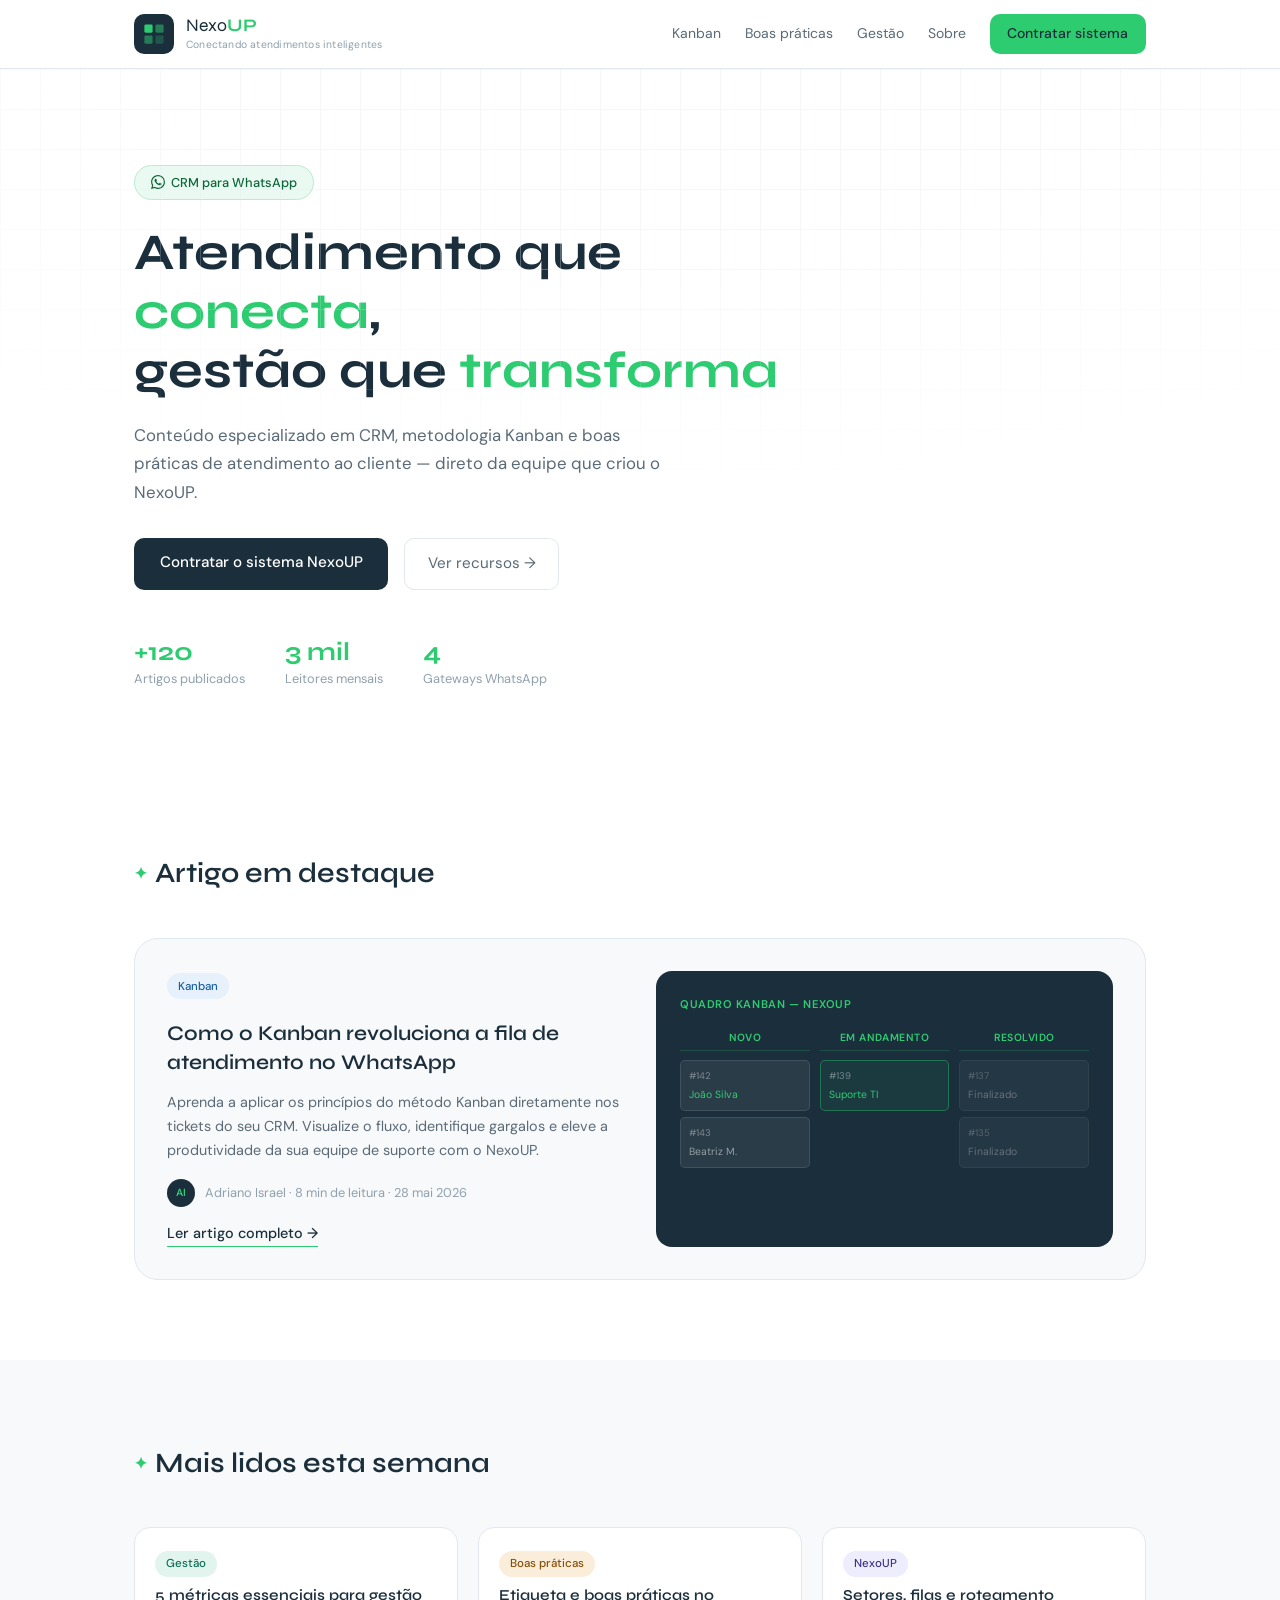
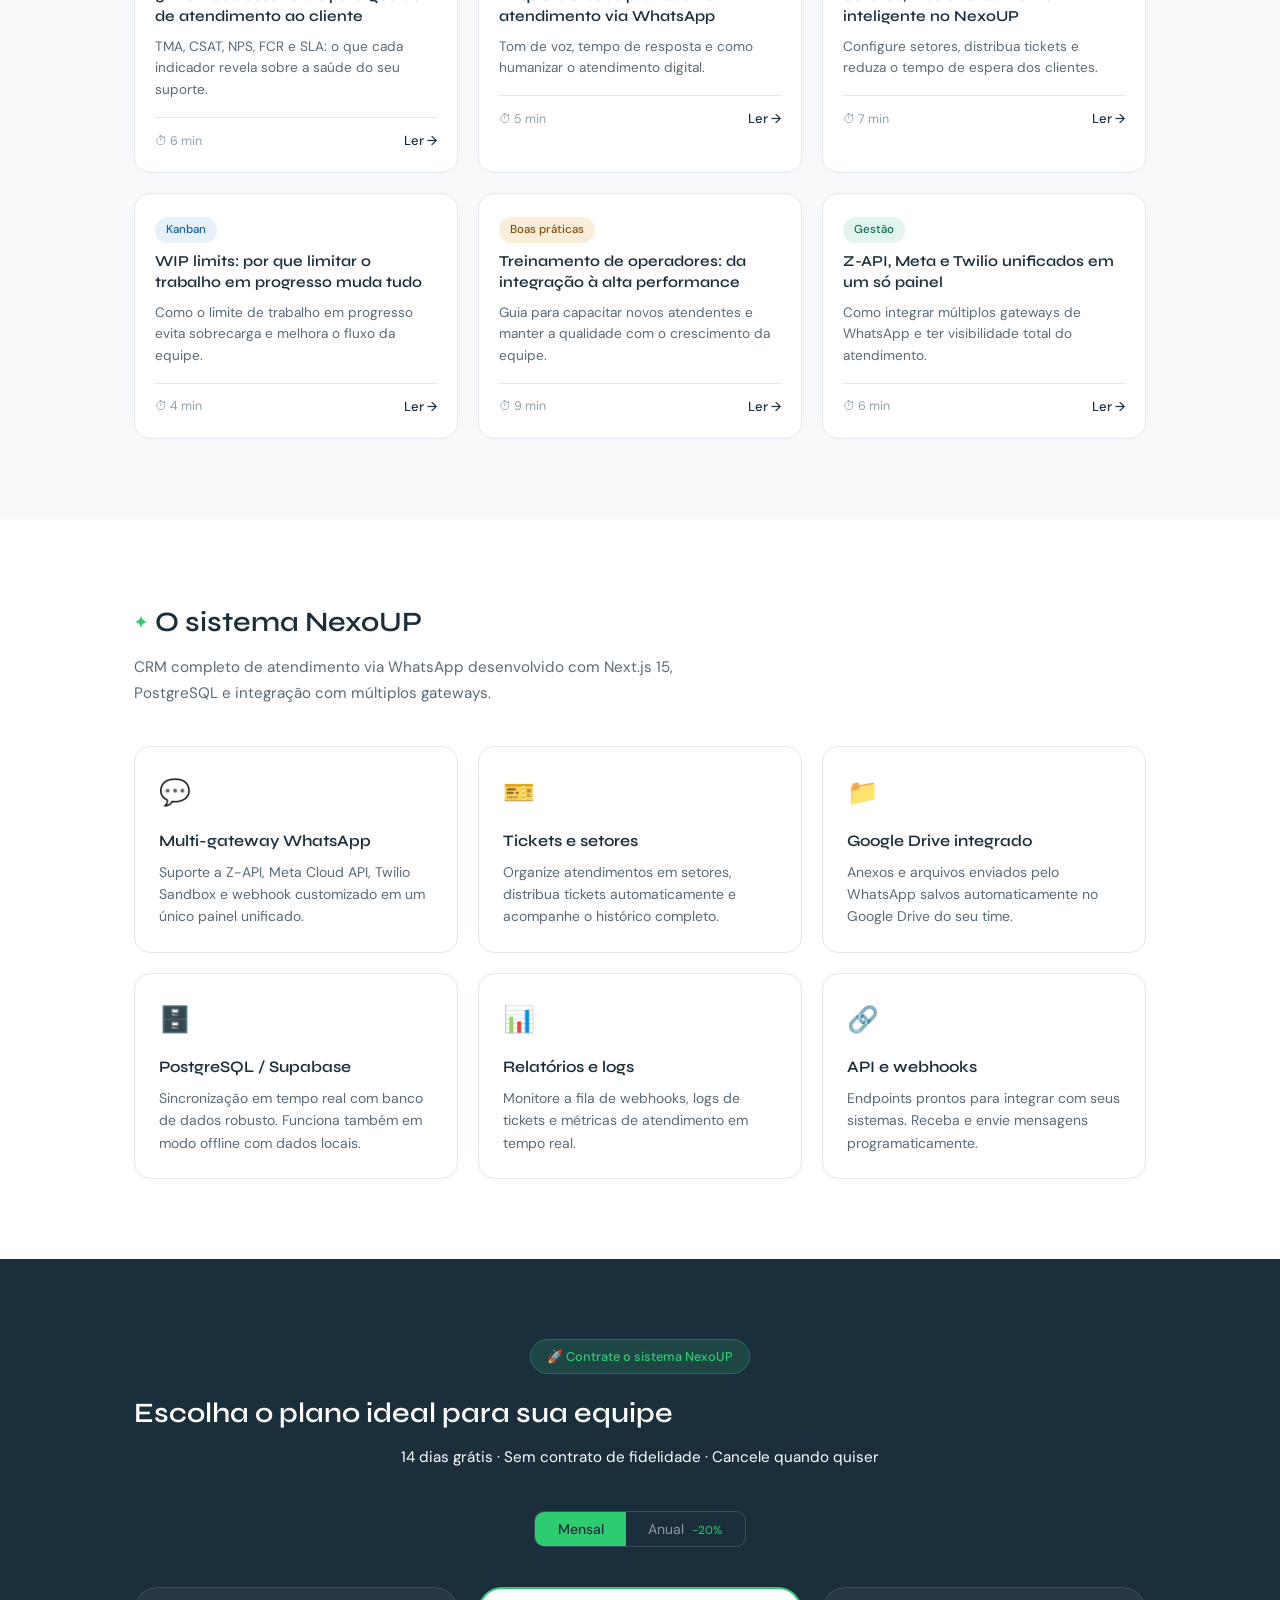
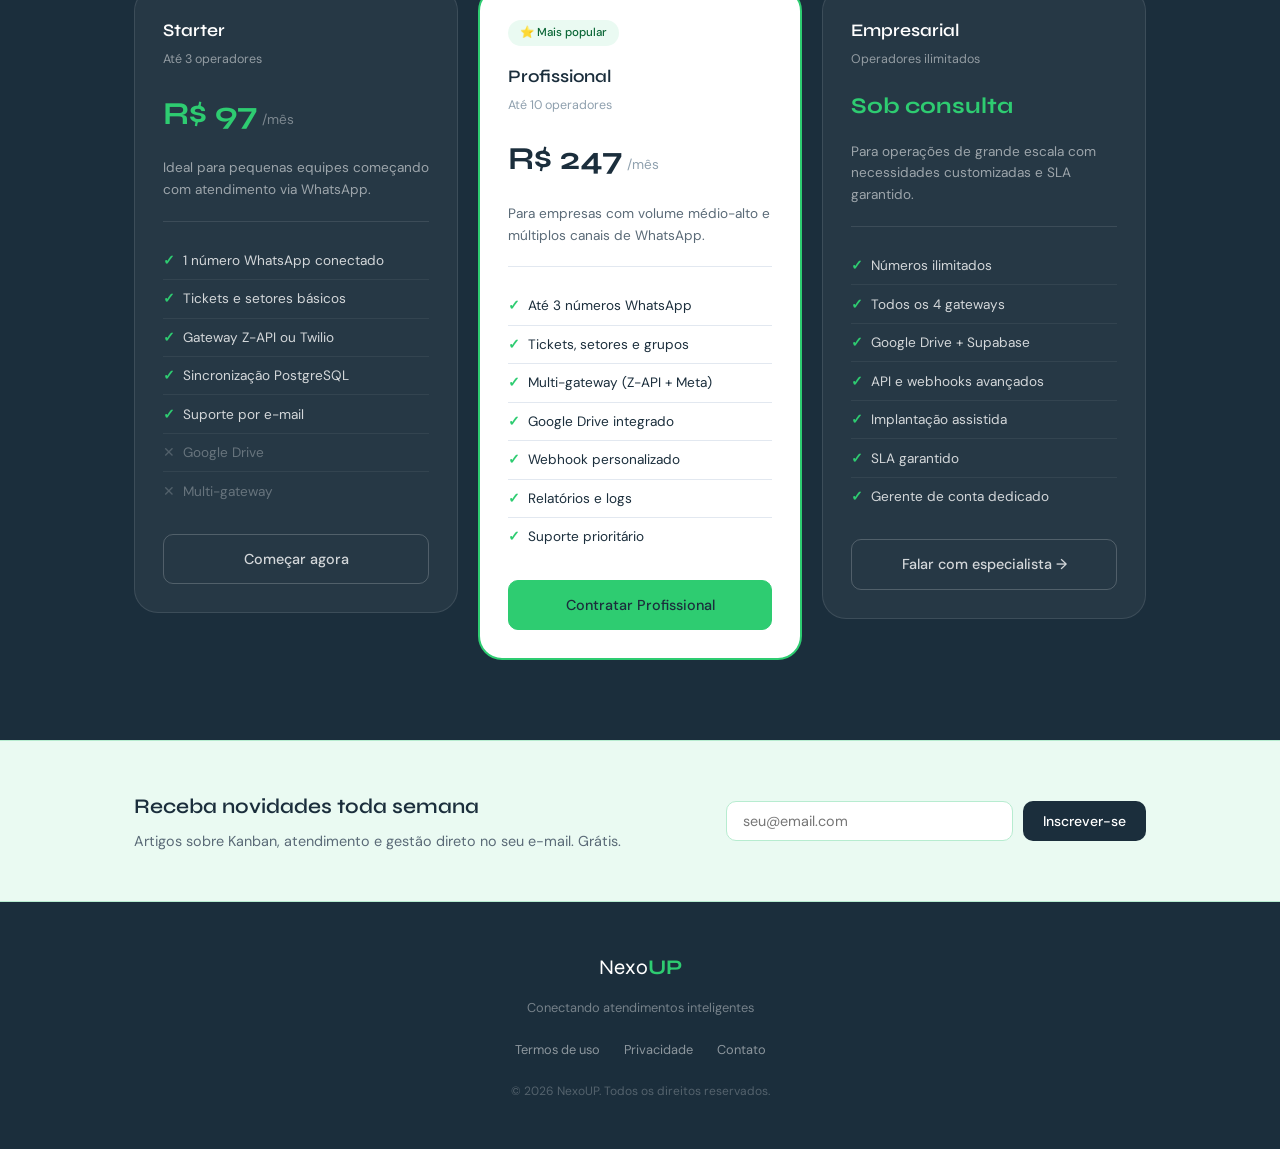
<file: index.html>
<!DOCTYPE html>
<html lang="pt-BR">
<head>
  <meta charset="UTF-8" />
  <meta name="viewport" content="width=device-width, initial-scale=1.0" />
  <title>NexoUP — CRM de Atendimento WhatsApp</title>
  <meta name="description" content="Blog e sistema NexoUP: CRM completo para atendimento via WhatsApp com tickets, setores, múltiplos gateways e Google Drive. Conteúdo sobre Kanban, gestão e boas práticas." />
  <meta name="keywords" content="CRM WhatsApp, atendimento ao cliente, Kanban, gestão de tickets, NexoUP" />
  <meta property="og:title" content="NexoUP — CRM de Atendimento WhatsApp" />
  <meta property="og:description" content="Conectando atendimentos inteligentes. Blog e sistema NexoUP." />
  <meta property="og:type" content="website" />
  <link rel="preconnect" href="https://fonts.googleapis.com" />
  <link rel="preconnect" href="https://fonts.gstatic.com" crossorigin />
  <link href="https://fonts.googleapis.com/css2?family=Syne:wght@400;500;600;700&family=DM+Sans:ital,wght@0,300;0,400;0,500;1,400&display=swap" rel="stylesheet" />
  <link rel="stylesheet" href="src/styles/main.css" />
  <!-- Correção do Favicon para eliminar o erro 404 de recurso fantasma no console -->
  <link rel="icon" type="image/png" href="public/logo-nexoup.png" />
</head>
<body>

  <!-- HEADER -->
  <header class="site-header" id="top">
    <div class="container header-inner">
      <a href="#top" class="logo-area">
        <div class="logo-icon">
          <svg viewBox="0 0 32 32" fill="none" xmlns="http://www.w3.org/2000/svg" aria-hidden="true">
            <rect x="2" y="2" width="12" height="12" rx="2" fill="#2ECC71"/>
            <rect x="18" y="2" width="12" height="12" rx="2" fill="#2ECC71" opacity=".5"/>
            <rect x="2" y="18" width="12" height="12" rx="2" fill="#2ECC71" opacity=".5"/>
            <rect x="18" y="18" width="12" height="12" rx="2" fill="#2ECC71" opacity=".25"/>
          </svg>
        </div>
        <div class="logo-text">
          <span class="logo-name">Nexo<strong>UP</strong></span>
          <span class="logo-tagline">Conectando atendimentos inteligentes</span>
        </div>
      </a>
      <nav class="header-nav" aria-label="Navegação principal">
        <a href="artigos/kanban.html" class="nav-link">Kanban</a>
        <a href="artigos/boas-praticas.html" class="nav-link">Boas práticas</a>
        <a href="artigos/gestao.html" class="nav-link">Gestão</a>
        <a href="#sobre" class="nav-link">Sobre</a>
        <a href="#planos" class="btn-header">Contratar sistema</a>
      </nav>
      <button class="menu-toggle" id="menuToggle" aria-label="Abrir menu" aria-expanded="false">
        <span></span><span></span><span></span>
      </button>
    </div>
    <div class="mobile-nav" id="mobileNav" aria-hidden="true">
      <a href="artigos/kanban.html" class="nav-link">Kanban</a>
      <a href="artigos/boas-praticas.html" class="nav-link">Boas práticas</a>
      <a href="artigos/gestao.html" class="nav-link">Gestão</a>
      <a href="#sobre" class="nav-link">Sobre</a>
      <a href="#planos" class="btn-header">Contratar sistema</a>
    </div>
  </header>

  <!-- HERO -->
  <section class="hero">
    <div class="container">
      <div class="hero-badge">
        <svg width="14" height="14" viewBox="0 0 24 24" fill="currentColor" aria-hidden="true"><path d="M17.472 14.382c-.297-.149-1.758-.867-2.03-.967-.273-.099-.471-.148-.67.15-.197.297-.767.966-.94 1.164-.173.199-.347.223-.644.075-.297-.15-1.255-.463-2.39-1.475-.883-.788-1.48-1.761-1.653-2.059-.173-.297-.018-.458.13-.606.134-.133.298-.347.446-.52.149-.174.198-.298.298-.497.099-.198.05-.371-.025-.52-.075-.149-.669-1.612-.916-2.207-.242-.579-.487-.5-.669-.51-.173-.008-.371-.01-.57-.01-.198 0-.52.074-.792.372-.272.297-1.04 1.016-1.04 2.479 0 1.462 1.065 2.875 1.213 3.074.149.198 2.096 3.2 5.077 4.487.709.306 1.262.489 1.694.625.712.227 1.36.195 1.871.118.571-.085 1.758-.719 2.006-1.413.248-.694.248-1.289.173-1.413-.074-.124-.272-.198-.57-.347m-5.421 7.403h-.004a9.87 9.87 0 01-5.031-1.378l-.361-.214-3.741.982.998-3.648-.235-.374a9.86 9.86 0 01-1.51-5.26c.001-5.45 4.436-9.884 9.888-9.884 2.64 0 5.122 1.03 6.988 2.898a9.825 9.825 0 012.893 6.994c-.003 5.45-4.437 9.884-9.885 9.884m8.413-18.297A11.815 11.815 0 0012.05 0C5.495 0 .16 5.335.157 11.892c0 2.096.547 4.142 1.588 5.945L.057 24l6.305-1.654a11.882 11.882 0 005.683 1.448h.005c6.554 0 11.89-5.335 11.893-11.893a11.821 11.821 0 00-3.48-8.413Z"/></svg>
        CRM para WhatsApp
      </div>
      <h1 class="hero-title">Atendimento que <span class="accent">conecta</span>,<br>gestão que <span class="accent">transforma</span></h1>
      <p class="hero-sub">Conteúdo especializado em CRM, metodologia Kanban e boas práticas de atendimento ao cliente — direto da equipe que criou o NexoUP.</p>
      <div class="hero-cta-row">
        <a href="#planos" class="btn-primary">Contratar o sistema NexoUP</a>
        <a href="#sobre" class="btn-ghost">Ver recursos →</a>
      </div>
      <div class="hero-stats">
        <div class="stat">
          <span class="stat-num">+120</span>
          <span class="stat-label">Artigos publicados</span>
        </div>
        <div class="stat">
          <span class="stat-num">3 mil</span>
          <span class="stat-label">Leitores mensais</span>
        </div>
        <div class="stat">
          <span class="stat-num">4</span>
          <span class="stat-label">Gateways WhatsApp</span>
        </div>
      </div>
    </div>
    <div class="hero-bg-grid" aria-hidden="true"></div>
  </section>

  <!-- ARTIGO DESTAQUE -->
  <section class="section" id="artigos">
    <div class="container">
      <div class="section-header">
        <h2 class="section-title">
          <span class="title-icon">✦</span> Artigo em destaque
        </h2>
      </div>
      <div class="featured-card">
        <div class="featured-content">
          <span class="cat-badge cat-kanban">Kanban</span>
          <h2>Como o Kanban revoluciona a fila de atendimento no WhatsApp</h2>
          <p>Aprenda a aplicar os princípios do método Kanban diretamente nos tickets do seu CRM. Visualize o fluxo, identifique gargalos e eleve a produtividade da sua equipe de suporte com o NexoUP.</p>
          <div class="article-meta">
            <div class="author-avatar">AI</div>
            <span class="meta-text">Adriano Israel · 8 min de leitura · 28 mai 2026</span>
          </div>
          <a href="artigos/artigo.html?artigo=kanban-fila-atendimento-whatsapp" class="read-link">Ler artigo completo →</a>
        </div>
        <div class="featured-visual" aria-label="Demonstração do quadro Kanban NexoUP">
          <div class="kanban-label">Quadro Kanban — NexoUP</div>
          <div class="kanban-board">
            <div class="kanban-col">
              <div class="kanban-col-header">Novo</div>
              <div class="kanban-card">
                <span class="ticket-id">#142</span>
                <span class="ticket-name accent-text">João Silva</span>
              </div>
              <div class="kanban-card">
                <span class="ticket-id">#143</span>
                <span class="ticket-name muted-text">Beatriz M.</span>
              </div>
            </div>
            <div class="kanban-col">
              <div class="kanban-col-header">Em andamento</div>
              <div class="kanban-card active-card">
                <span class="ticket-id">#139</span>
                <span class="ticket-name accent-text">Suporte TI</span>
              </div>
            </div>
            <div class="kanban-col">
              <div class="kanban-col-header">Resolvido</div>
              <div class="kanban-card done-card">
                <span class="ticket-id">#137</span>
                <span class="ticket-name muted-text">Finalizado</span>
              </div>
              <div class="kanban-card done-card">
                <span class="ticket-id">#135</span>
                <span class="ticket-name muted-text">Finalizado</span>
              </div>
            </div>
          </div>
        </div>
      </div>
    </div>
  </section>

  <!-- GRADE DE ARTIGOS -->
  <section class="section section-alt">
    <div class="container">
      <div class="section-header">
        <h2 class="section-title"><span class="title-icon">✦</span> Mais lidos esta semana</h2>
      </div>
      <div class="articles-grid">

        <article class="article-card" onclick="location.href='artigos/artigo.html?artigo=5-metricas-essenciais-gestao-atendimento'" style="cursor:pointer">
          <span class="cat-badge cat-gestao">Gestão</span>
          <h3>5 métricas essenciais para gestão de atendimento ao cliente</h3>
          <p>TMA, CSAT, NPS, FCR e SLA: o que cada indicador revela sobre a saúde do seu suporte.</p>
          <div class="card-footer">
            <span class="read-time">⏱ 6 min</span>
            <a href="artigos/artigo.html?artigo=5-metricas-essenciais-gestao-atendimento" class="read-link-sm">Ler →</a>
          </div>
        </article>

        <article class="article-card" onclick="location.href='artigos/artigo.html?artigo=etiqueta-boas-praticas-atendimento-whatsapp'" style="cursor:pointer">
          <span class="cat-badge cat-boas">Boas práticas</span>
          <h3>Etiqueta e boas práticas no atendimento via WhatsApp</h3>
          <p>Tom de voz, tempo de resposta e como humanizar o atendimento digital.</p>
          <div class="card-footer">
            <span class="read-time">⏱ 5 min</span>
            <a href="artigos/artigo.html?artigo=etiqueta-boas-praticas-atendimento-whatsapp" class="read-link-sm">Ler →</a>
          </div>
        </article>

        <article class="article-card" onclick="location.href='artigos/artigo.html?artigo=setores-filas-roteamento-nexoup'" style="cursor:pointer">
          <span class="cat-badge cat-crm">NexoUP</span>
          <h3>Setores, filas e roteamento inteligente no NexoUP</h3>
          <p>Configure setores, distribua tickets e reduza o tempo de espera dos clientes.</p>
          <div class="card-footer">
            <span class="read-time">⏱ 7 min</span>
            <a href="artigos/artigo.html?artigo=setores-filas-roteamento-nexoup" class="read-link-sm">Ler →</a>
          </div>
        </article>

        <article class="article-card" onclick="location.href='artigos/artigo.html?artigo=wip-limits-trabalho-em-progresso'" style="cursor:pointer">
          <span class="cat-badge cat-kanban">Kanban</span>
          <h3>WIP limits: por que limitar o trabalho em progresso muda tudo</h3>
          <p>Como o limite de trabalho em progresso evita sobrecarga e melhora o fluxo da equipe.</p>
          <div class="card-footer">
            <span class="read-time">⏱ 4 min</span>
            <a href="artigos/artigo.html?artigo=wip-limits-trabalho-em-progresso" class="read-link-sm">Ler →</a>
          </div>
        </article>

        <article class="article-card" onclick="location.href='artigos/artigo.html?artigo=treinamento-operadores-alta-performance'" style="cursor:pointer">
          <span class="cat-badge cat-boas">Boas práticas</span>
          <h3>Treinamento de operadores: da integração à alta performance</h3>
          <p>Guia para capacitar novos atendentes e manter a qualidade com o crescimento da equipe.</p>
          <div class="card-footer">
            <span class="read-time">⏱ 9 min</span>
            <a href="artigos/artigo.html?artigo=treinamento-operadores-alta-performance" class="read-link-sm">Ler →</a>
          </div>
        </article>

        <article class="article-card" onclick="location.href='artigos/artigo.html?artigo=zapi-meta-twilio-painel-unificado'" style="cursor:pointer">
          <span class="cat-badge cat-gestao">Gestão</span>
          <h3>Z-API, Meta e Twilio unificados em um só painel</h3>
          <p>Como integrar múltiplos gateways de WhatsApp e ter visibilidade total do atendimento.</p>
          <div class="card-footer">
            <span class="read-time">⏱ 6 min</span>
            <a href="artigos/artigo.html?artigo=zapi-meta-twilio-painel-unificado" class="read-link-sm">Ler →</a>
          </div>
        </article>

      </div>
    </div>
  </section>

  <!-- SOBRE O SISTEMA -->
  <section class="section" id="sobre">
    <div class="container">
      <div class="section-header">
        <h2 class="section-title"><span class="title-icon">✦</span> O sistema NexoUP</h2>
        <p class="section-desc">CRM completo de atendimento via WhatsApp desenvolvido com Next.js 15, PostgreSQL e integração com múltiplos gateways.</p>
      </div>
      <div class="features-grid">
        <div class="feature-card">
          <div class="feature-icon">💬</div>
          <h3>Multi-gateway WhatsApp</h3>
          <p>Suporte a Z-API, Meta Cloud API, Twilio Sandbox e webhook customizado em um único painel unificado.</p>
        </div>
        <div class="feature-card">
          <div class="feature-icon">🎫</div>
          <h3>Tickets e setores</h3>
          <p>Organize atendimentos em setores, distribua tickets automaticamente e acompanhe o histórico completo.</p>
        </div>
        <div class="feature-card">
          <div class="feature-icon">📁</div>
          <h3>Google Drive integrado</h3>
          <p>Anexos e arquivos enviados pelo WhatsApp salvos automaticamente no Google Drive do seu time.</p>
        </div>
        <div class="feature-card">
          <div class="feature-icon">🗄️</div>
          <h3>PostgreSQL / Supabase</h3>
          <p>Sincronização em tempo real com banco de dados robusto. Funciona também em modo offline com dados locais.</p>
        </div>
        <div class="feature-card">
          <div class="feature-icon">📊</div>
          <h3>Relatórios e logs</h3>
          <p>Monitore a fila de webhooks, logs de tickets e métricas de atendimento em tempo real.</p>
        </div>
        <div class="feature-card">
          <div class="feature-icon">🔗</div>
          <h3>API e webhooks</h3>
          <p>Endpoints prontos para integrar com seus sistemas. Receba e envie mensagens programaticamente.</p>
        </div>
      </div>
    </div>
  </section>

  <!-- PLANOS -->
  <section class="section section-plans" id="planos">
    <div class="container">
      <div class="section-header centered">
        <div class="sys-tag">🚀 Contrate o sistema NexoUP</div>
        <h2 class="section-title">Escolha o plano ideal para sua equipe</h2>
        <p class="section-desc">14 dias grátis · Sem contrato de fidelidade · Cancele quando quiser</p>
      </div>

      <div class="billing-toggle">
        <button class="toggle-btn active" id="btnMensal">Mensal</button>
        <button class="toggle-btn" id="btnAnual">Anual <span class="discount-badge">−20%</span></button>
      </div>

      <div class="plans-grid">

        <div class="plan-card">
          <div class="plan-header">
            <div class="plan-name">Starter</div>
            <div class="plan-users">Até 3 operadores</div>
          </div>
          <div class="plan-price">
            <span class="price-val" id="priceStarter">R$ 97</span>
            <span class="price-period">/mês</span>
          </div>
          <p class="plan-desc">Ideal para pequenas equipes começando com atendimento via WhatsApp.</p>
          <ul class="plan-features">
            <li class="yes">1 número WhatsApp conectado</li>
            <li class="yes">Tickets e setores básicos</li>
            <li class="yes">Gateway Z-API ou Twilio</li>
            <li class="yes">Sincronização PostgreSQL</li>
            <li class="yes">Suporte por e-mail</li>
            <li class="no">Google Drive</li>
            <li class="no">Multi-gateway</li>
          </ul>
          <a href="mailto:adriano.israel@live.com?subject=Plano Starter NexoUP" class="btn-plan">Começar agora</a>
        </div>

        <div class="plan-card featured-plan">
          <div class="plan-badge-top">⭐ Mais popular</div>
          <div class="plan-header">
            <div class="plan-name">Profissional</div>
            <div class="plan-users">Até 10 operadores</div>
          </div>
          <div class="plan-price">
            <span class="price-val" id="pricePro">R$ 247</span>
            <span class="price-period">/mês</span>
          </div>
          <p class="plan-desc">Para empresas com volume médio-alto e múltiplos canais de WhatsApp.</p>
          <ul class="plan-features">
            <li class="yes">Até 3 números WhatsApp</li>
            <li class="yes">Tickets, setores e grupos</li>
            <li class="yes">Multi-gateway (Z-API + Meta)</li>
            <li class="yes">Google Drive integrado</li>
            <li class="yes">Webhook personalizado</li>
            <li class="yes">Relatórios e logs</li>
            <li class="yes">Suporte prioritário</li>
          </ul>
          <a href="mailto:adriano.israel@live.com?subject=Plano Profissional NexoUP" class="btn-plan btn-plan-featured">Contratar Profissional</a>
        </div>

        <div class="plan-card">
          <div class="plan-header">
            <div class="plan-name">Empresarial</div>
            <div class="plan-users">Operadores ilimitados</div>
          </div>
          <div class="plan-price">
            <span class="price-val" style="font-size:1.4rem">Sob consulta</span>
          </div>
          <p class="plan-desc">Para operações de grande escala com necessidades customizadas e SLA garantido.</p>
          <ul class="plan-features">
            <li class="yes">Números ilimitados</li>
            <li class="yes">Todos os 4 gateways</li>
            <li class="yes">Google Drive + Supabase</li>
            <li class="yes">API e webhooks avançados</li>
            <li class="yes">Implantação assistida</li>
            <li class="yes">SLA garantido</li>
            <li class="yes">Gerente de conta dedicado</li>
          </ul>
          <a href="mailto:adriano.israel@live.com?subject=Plano Empresarial NexoUP" class="btn-plan">Falar com especialista →</a>
        </div>

      </div>
    </div>
  </section>

  <!-- NEWSLETTER -->
  <section class="newsletter-section">
    <div class="container newsletter-inner">
      <div class="newsletter-text">
        <h2>Receba novidades toda semana</h2>
        <p>Artigos sobre Kanban, atendimento e gestão direto no seu e-mail. Grátis.</p>
      </div>
      <form class="newsletter-form">
        <input type="email" id="nlEmail" placeholder="seu@email.com" required aria-label="Seu e-mail" />
        <button type="submit">Inscrever-se</button>
      </form>
    </div>
  </section>

  <!-- FOOTER -->
  <footer class="site-footer">
    <div class="container footer-inner">
      <div class="footer-logo">Nexo<strong>UP</strong></div>
      <p class="footer-tagline">Conectando atendimentos inteligentes</p>
      <nav class="footer-nav" aria-label="Links do rodapé">
        <a href="#">Termos de uso</a>
        <a href="#">Privacidade</a>
        <a href="mailto:adriano.israel@live.com">Contato</a>
      </nav>
      <p class="footer-copy">&copy; 2026 NexoUP. Todos os direitos reservados.</p>
    </div>
  </footer>

  <script src="src/components/main.js"></script>
</body>
</html>
</file>
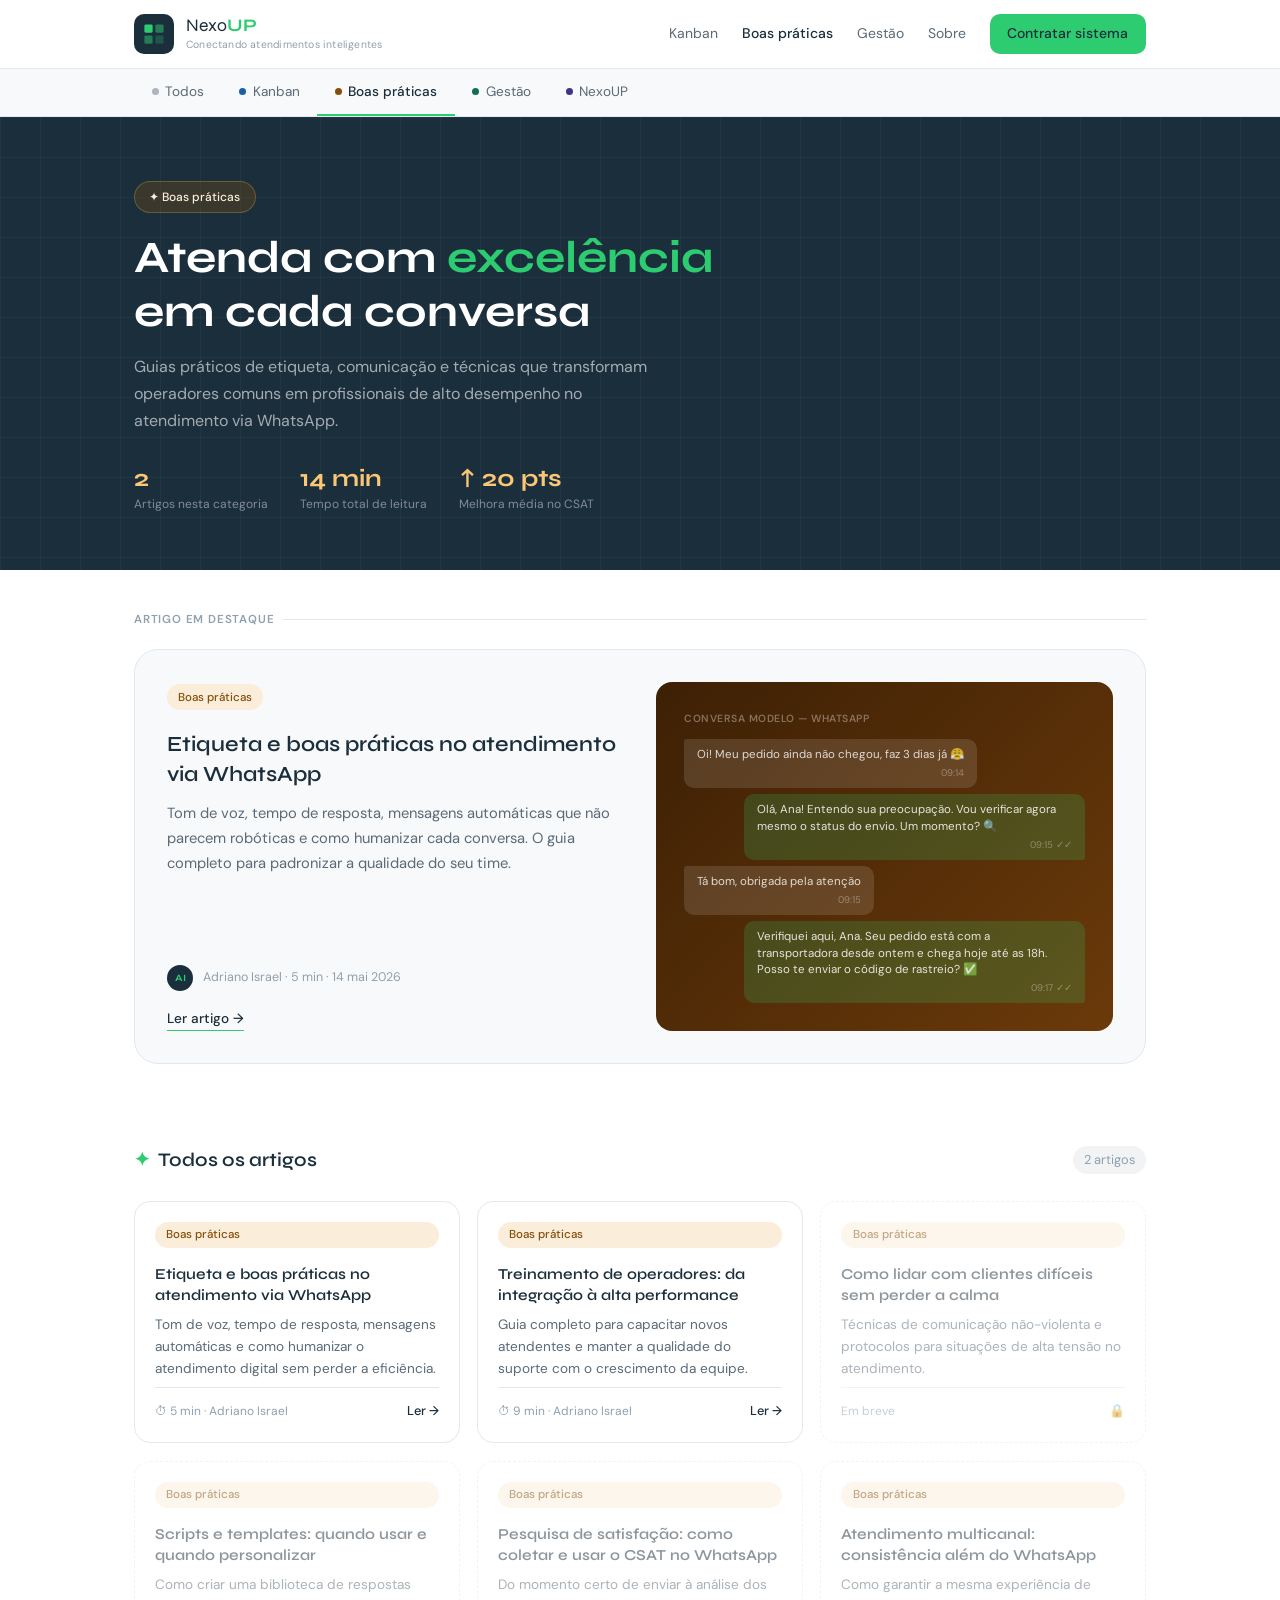
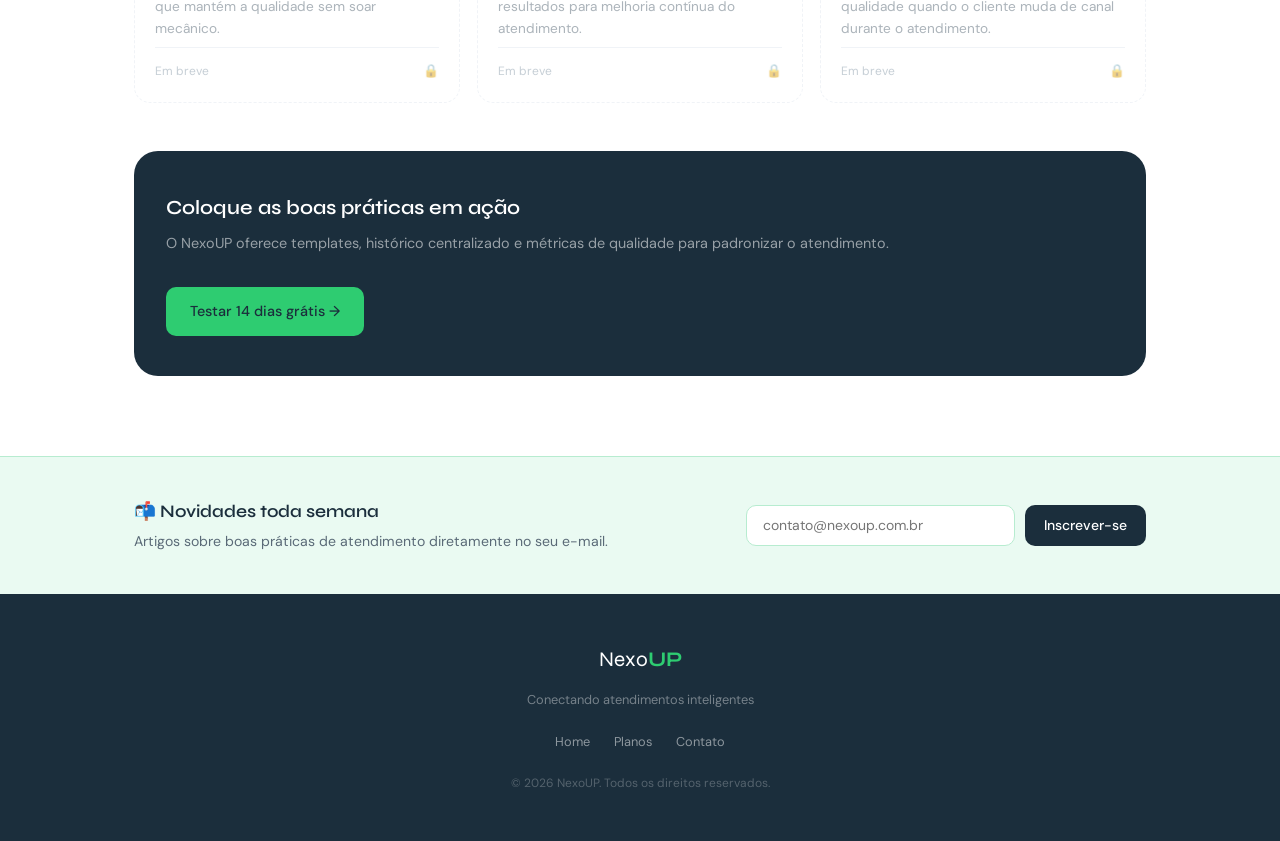
<file: artigos/boas-praticas.html>
<!DOCTYPE html>
<html lang="pt-BR">
<head>
  <meta charset="UTF-8" />
  <meta name="viewport" content="width=device-width, initial-scale=1.0" />
  <title>Boas Práticas de Atendimento — NexoUP Blog</title>
  <meta name="description" content="Guias, dicas e boas práticas para excelência no atendimento ao cliente via WhatsApp. Conteúdo da equipe NexoUP." />
  <link rel="preconnect" href="https://fonts.googleapis.com" />
  <link rel="preconnect" href="https://fonts.gstatic.com" crossorigin />
  <link href="https://fonts.googleapis.com/css2?family=Syne:wght@400;500;600;700&family=DM+Sans:ital,wght@0,300;0,400;0,500;1,400&display=swap" rel="stylesheet" />
  <link rel="stylesheet" href="../src/styles/main.css" />
  <style>

    /* ── CATEGORY NAV ── */
    .cat-nav {
      background: var(--gray-50);
      border-bottom: 1px solid var(--border);
    }
    .cat-nav-inner {
      display: flex;
      gap: 0;
      overflow-x: auto;
      scrollbar-width: none;
    }
    .cat-nav-inner::-webkit-scrollbar { display: none; }
    .cat-pill {
      display: inline-flex;
      align-items: center;
      gap: .4rem;
      padding: .7rem 1.1rem;
      font-size: .85rem;
      color: var(--text-secondary);
      white-space: nowrap;
      border-bottom: 2px solid transparent;
      transition: color var(--transition), border-color var(--transition);
      text-decoration: none;
    }
    .cat-pill:hover { color: var(--navy); }
    .cat-pill.active {
      color: var(--navy);
      border-bottom-color: var(--green);
      font-weight: 500;
    }
    .cat-pill .dot {
      width: 7px; height: 7px;
      border-radius: 50%;
      flex-shrink: 0;
    }

    /* ── CATEGORY HERO ── */
    .cat-hero {
      background: var(--navy);
      padding: 4rem 0 3.5rem;
      position: relative;
      overflow: hidden;
    }
    .cat-hero::before {
      content: '';
      position: absolute;
      inset: 0;
      background-image:
        linear-gradient(rgba(255,255,255,.03) 1px, transparent 1px),
        linear-gradient(90deg, rgba(255,255,255,.03) 1px, transparent 1px);
      background-size: 40px 40px;
    }
    .cat-hero .container { position: relative; }
    .cat-hero-badge {
      display: inline-flex;
      align-items: center;
      gap: .45rem;
      font-size: .75rem;
      font-weight: 500;
      padding: .3rem .9rem;
      border-radius: 20px;
      margin-bottom: 1.1rem;
    }
    .badge-boas { background: rgba(133,79,11,.3); color: #FAEEDA; border: 1px solid rgba(250,200,75,.25); }
    .badge-gestao { background: rgba(15,110,86,.25); color: #b7f5e0; border: 1px solid rgba(46,204,113,.25); }

    .cat-hero h1 {
      font-family: var(--font-heading);
      font-size: clamp(1.8rem, 4vw, 2.8rem);
      font-weight: 700;
      color: var(--white);
      line-height: 1.2;
      margin-bottom: .9rem;
      max-width: 580px;
    }
    .cat-hero h1 span { color: var(--green); }
    .cat-hero p {
      font-size: 1rem;
      color: rgba(255,255,255,.6);
      max-width: 520px;
      line-height: 1.7;
      margin-bottom: 2rem;
    }
    .cat-hero-stats {
      display: flex;
      gap: 2rem;
      flex-wrap: wrap;
    }
    .cat-stat-num {
      display: block;
      font-family: var(--font-heading);
      font-size: 1.5rem;
      font-weight: 700;
      line-height: 1;
    }
    .cat-stat-label {
      display: block;
      font-size: .75rem;
      color: rgba(255,255,255,.45);
      margin-top: 3px;
    }
    .cat-stat-num.boas-color { color: #FAC775; }
    .cat-stat-num.gestao-color { color: var(--green); }

    /* ── FEATURED STRIP ── */
    .featured-strip {
      background: var(--white);
      padding: 2.5rem 0 0;
    }
    .strip-label {
      font-size: .72rem;
      font-weight: 600;
      text-transform: uppercase;
      letter-spacing: .07em;
      color: var(--text-muted);
      margin-bottom: 1.2rem;
      display: flex;
      align-items: center;
      gap: .5rem;
    }
    .strip-label::after {
      content: '';
      flex: 1;
      height: 1px;
      background: var(--border);
    }

    /* ── FEATURED CARD (large) ── */
    .featured-article {
      display: grid;
      grid-template-columns: 1fr 1fr;
      gap: 2rem;
      background: var(--gray-50);
      border: 1px solid var(--border);
      border-radius: var(--radius-xl);
      padding: 2rem;
      margin-bottom: 2.5rem;
      text-decoration: none;
      transition: border-color var(--transition), box-shadow var(--transition);
    }
    .featured-article:hover {
      border-color: var(--green-border);
      box-shadow: var(--shadow-md);
    }
    .fa-content { display: flex; flex-direction: column; justify-content: space-between; }
    .fa-content h2 {
      font-family: var(--font-heading);
      font-size: 1.35rem;
      font-weight: 600;
      color: var(--navy);
      line-height: 1.35;
      margin: .75rem 0 .75rem;
    }
    .fa-content p {
      font-size: .92rem;
      color: var(--text-secondary);
      line-height: 1.7;
      flex: 1;
    }
    .fa-meta {
      display: flex;
      align-items: center;
      gap: .6rem;
      margin-top: 1.25rem;
    }
    .fa-avatar {
      width: 26px; height: 26px;
      border-radius: 50%;
      background: var(--navy);
      color: var(--green);
      font-size: .6rem;
      font-weight: 700;
      display: flex; align-items: center; justify-content: center;
      flex-shrink: 0;
      font-family: var(--font-heading);
    }
    .fa-meta-text { font-size: .78rem; color: var(--text-muted); }
    .fa-read {
      display: inline-flex;
      align-items: center;
      gap: .3rem;
      font-size: .85rem;
      font-weight: 500;
      color: var(--navy);
      margin-top: 1rem;
      border-bottom: 1px solid var(--green);
      width: fit-content;
    }

    /* featured visual panel */
    .fa-visual {
      border-radius: var(--radius-lg);
      display: flex;
      flex-direction: column;
      justify-content: center;
      align-items: center;
      gap: .75rem;
      padding: 1.75rem;
      min-height: 220px;
    }
    .fa-visual.boas-bg { background: linear-gradient(135deg, #3d2005 0%, #6b3a0a 100%); }
    .fa-visual.gestao-bg { background: linear-gradient(135deg, var(--navy) 0%, #1a4a35 100%); }

    .chat-demo {
      width: 100%;
      display: flex;
      flex-direction: column;
      gap: .4rem;
    }
    .cd-bubble {
      padding: .5rem .8rem;
      border-radius: 10px;
      font-size: .72rem;
      line-height: 1.45;
      max-width: 85%;
    }
    .cd-bubble.recv { background: rgba(255,255,255,.12); color: rgba(255,255,255,.8); align-self: flex-start; border-radius: 3px 10px 10px 10px; }
    .cd-bubble.sent { background: rgba(46,204,113,.2); color: rgba(255,255,255,.85); align-self: flex-end; border-radius: 10px 10px 3px 10px; }
    .cd-bubble small { display: block; font-size: .6rem; color: rgba(255,255,255,.35); margin-top: 2px; text-align: right; }
    .cd-label { font-size: .65rem; font-weight: 600; color: rgba(255,255,255,.35); text-transform: uppercase; letter-spacing: .05em; align-self: flex-start; }

    .metrics-mini {
      display: grid;
      grid-template-columns: 1fr 1fr;
      gap: .5rem;
      width: 100%;
    }
    .mm-block {
      background: rgba(255,255,255,.07);
      border: 1px solid rgba(255,255,255,.1);
      border-radius: var(--radius-md);
      padding: .6rem .75rem;
      text-align: center;
    }
    .mm-val {
      font-family: var(--font-heading);
      font-size: 1.1rem;
      font-weight: 700;
      color: var(--green);
      display: block;
      line-height: 1;
    }
    .mm-label {
      font-size: .6rem;
      color: rgba(255,255,255,.4);
      text-transform: uppercase;
      letter-spacing: .04em;
      margin-top: 2px;
    }

    /* ── ARTICLES GRID ── */
    .articles-section { padding: 2.5rem 0 5rem; }
    .section-row {
      display: flex;
      align-items: center;
      justify-content: space-between;
      margin-bottom: 1.5rem;
      gap: 1rem;
      flex-wrap: wrap;
    }
    .section-row h2 {
      font-family: var(--font-heading);
      font-size: 1.2rem;
      font-weight: 600;
      color: var(--navy);
      display: flex;
      align-items: center;
      gap: .5rem;
    }
    .section-row h2 span { color: var(--green); }
    .art-count {
      font-size: .8rem;
      color: var(--text-muted);
      background: var(--gray-100);
      padding: .2rem .7rem;
      border-radius: 20px;
    }

    .cat-articles-grid {
      display: grid;
      grid-template-columns: repeat(3, 1fr);
      gap: 1.1rem;
    }

    .cat-article-card {
      background: var(--white);
      border: 1px solid var(--border);
      border-radius: var(--radius-lg);
      padding: 1.25rem;
      text-decoration: none;
      display: flex;
      flex-direction: column;
      gap: .5rem;
      transition: border-color var(--transition), box-shadow var(--transition), transform var(--transition);
    }
    .cat-article-card:hover {
      border-color: var(--green-border);
      box-shadow: var(--shadow-md);
      transform: translateY(-2px);
    }
    .cat-article-card h3 {
      font-family: var(--font-heading);
      font-size: .95rem;
      font-weight: 600;
      color: var(--navy);
      line-height: 1.4;
    }
    .cat-article-card p {
      font-size: .85rem;
      color: var(--text-secondary);
      line-height: 1.6;
      flex: 1;
    }
    .card-foot {
      display: flex;
      align-items: center;
      justify-content: space-between;
      padding-top: .75rem;
      border-top: 1px solid var(--border);
      margin-top: auto;
    }
    .card-time { font-size: .75rem; color: var(--text-muted); }
    .card-arrow { font-size: .8rem; font-weight: 500; color: var(--navy); }

    /* ── CTA BANNER ── */
    .cat-cta {
      background: var(--navy);
      border-radius: var(--radius-xl);
      padding: 2.5rem 2rem;
      display: flex;
      align-items: center;
      justify-content: space-between;
      gap: 2rem;
      margin-top: 3rem;
      flex-wrap: wrap;
    }
    .cat-cta h3 {
      font-family: var(--font-heading);
      font-size: 1.25rem;
      font-weight: 600;
      color: var(--white);
      margin-bottom: .35rem;
    }
    .cat-cta p { font-size: .9rem; color: rgba(255,255,255,.55); }
    .cat-cta a {
      display: inline-block;
      background: var(--green);
      color: var(--navy);
      font-size: .9rem;
      font-weight: 500;
      padding: .75rem 1.5rem;
      border-radius: var(--radius-md);
      white-space: nowrap;
      transition: background var(--transition);
      text-decoration: none;
    }
    .cat-cta a:hover { background: var(--green-dark); color: var(--white); }

    /* ── NEWSLETTER ── */
    .nl-section {
      background: var(--green-light);
      border-top: 1px solid var(--green-border);
      padding: 2.5rem 0;
    }
    .nl-inner {
      display: flex;
      align-items: center;
      justify-content: space-between;
      gap: 1.5rem;
      flex-wrap: wrap;
    }
    .nl-text h3 {
      font-family: var(--font-heading);
      font-size: 1.1rem;
      font-weight: 600;
      color: var(--navy);
      margin-bottom: .2rem;
    }
    .nl-text p { font-size: .88rem; color: var(--text-secondary); }
    .nl-form { display: flex; gap: .6rem; flex: 1; min-width: 240px; max-width: 400px; }
    .nl-form input {
      flex: 1;
      padding: .65rem 1rem;
      border-radius: var(--radius-md);
      border: 1px solid var(--green-border);
      background: var(--white);
      font-size: .875rem;
      font-family: var(--font-body);
      color: var(--text-primary);
      outline: none;
    }
    .nl-form input:focus { border-color: var(--green); }
    .nl-form button {
      background: var(--navy);
      color: var(--white);
      font-size: .875rem;
      font-weight: 500;
      font-family: var(--font-body);
      padding: .65rem 1.2rem;
      border-radius: var(--radius-md);
      border: none;
      cursor: pointer;
      white-space: nowrap;
    }
    .nl-form button:hover { background: var(--navy-mid); }

    /* ── RESPONSIVE ── */
    @media (max-width: 860px) {
      .featured-article { grid-template-columns: 1fr; }
      .fa-visual { min-height: 160px; }
      .cat-articles-grid { grid-template-columns: 1fr 1fr; }
    }
    @media (max-width: 640px) {
      .header-nav { display: none; }
      .menu-toggle { display: flex; }
      .cat-articles-grid { grid-template-columns: 1fr; }
      .cat-cta { flex-direction: column; text-align: center; }
    }
  </style>
</head>
<body>

  <!-- HEADER -->
  <header class="site-header" id="siteHeader">
    <div class="container header-inner">
      <a href="../index.html" class="logo-area">
        <div class="logo-icon">
          <svg viewBox="0 0 32 32" fill="none" xmlns="http://www.w3.org/2000/svg" aria-hidden="true">
            <rect x="2" y="2" width="12" height="12" rx="2" fill="#2ECC71"/>
            <rect x="18" y="2" width="12" height="12" rx="2" fill="#2ECC71" opacity=".5"/>
            <rect x="2" y="18" width="12" height="12" rx="2" fill="#2ECC71" opacity=".5"/>
            <rect x="18" y="18" width="12" height="12" rx="2" fill="#2ECC71" opacity=".25"/>
          </svg>
        </div>
        <div class="logo-text">
          <span class="logo-name">Nexo<strong>UP</strong></span>
          <span class="logo-tagline">Conectando atendimentos inteligentes</span>
        </div>
      </a>
      <nav class="header-nav" aria-label="Navegação principal">
        <a href="kanban.html" class="nav-link">Kanban</a>
        <a href="boas-praticas.html" class="nav-link" style="color:var(--navy);font-weight:500">Boas práticas</a>
        <a href="gestao.html" class="nav-link">Gestão</a>
        <a href="../index.html#sobre" class="nav-link">Sobre</a>
        <a href="../index.html#planos" class="btn-header">Contratar sistema</a>
      </nav>
      <button class="menu-toggle" id="menuToggle" aria-label="Abrir menu" aria-expanded="false">
        <span></span><span></span><span></span>
      </button>
    </div>
    <div class="mobile-nav" id="mobileNav" aria-hidden="true">
      <a href="kanban.html" class="nav-link">Kanban</a>
      <a href="boas-praticas.html" class="nav-link">Boas práticas</a>
      <a href="gestao.html" class="nav-link">Gestão</a>
      <a href="../index.html#sobre" class="nav-link">Sobre</a>
      <a href="../index.html#planos" class="btn-header">Contratar sistema</a>
    </div>
  </header>

  <!-- CATEGORY NAV -->
  <nav class="cat-nav" aria-label="Categorias do blog">
    <div class="container cat-nav-inner">
      <a href="../index.html#artigos" class="cat-pill">
        <span class="dot" style="background:#adb5bd"></span> Todos
      </a>
      <a href="kanban.html" class="cat-pill">
        <span class="dot" style="background:#185FA5"></span> Kanban
      </a>
      <a href="boas-praticas.html" class="cat-pill active">
        <span class="dot" style="background:#854F0B"></span> Boas práticas
      </a>
      <a href="gestao.html" class="cat-pill">
        <span class="dot" style="background:#0F6E56"></span> Gestão
      </a>
      <a href="artigo.html?artigo=setores-filas-roteamento-nexoup" class="cat-pill">
        <span class="dot" style="background:#3C3489"></span> NexoUP
      </a>
    </div>
  </nav>

  <!-- HERO -->
  <section class="cat-hero">
    <div class="container">
      <div class="cat-hero-badge badge-boas">✦ Boas práticas</div>
      <h1>Atenda com <span>excelência</span> em cada conversa</h1>
      <p>Guias práticos de etiqueta, comunicação e técnicas que transformam operadores comuns em profissionais de alto desempenho no atendimento via WhatsApp.</p>
      <div class="cat-hero-stats">
        <div>
          <span class="cat-stat-num boas-color">2</span>
          <span class="cat-stat-label">Artigos nesta categoria</span>
        </div>
        <div>
          <span class="cat-stat-num boas-color">14 min</span>
          <span class="cat-stat-label">Tempo total de leitura</span>
        </div>
        <div>
          <span class="cat-stat-num boas-color">↑ 20 pts</span>
          <span class="cat-stat-label">Melhora média no CSAT</span>
        </div>
      </div>
    </div>
  </section>

  <!-- FEATURED ARTICLE -->
  <section class="featured-strip">
    <div class="container">
      <div class="strip-label">Artigo em destaque</div>
      <a href="artigo.html?artigo=etiqueta-boas-praticas-atendimento-whatsapp" class="featured-article">
        <div class="fa-content">
          <div>
            <span class="cat-badge cat-boas">Boas práticas</span>
            <h2>Etiqueta e boas práticas no atendimento via WhatsApp</h2>
            <p>Tom de voz, tempo de resposta, mensagens automáticas que não parecem robóticas e como humanizar cada conversa. O guia completo para padronizar a qualidade do seu time.</p>
          </div>
          <div>
            <div class="fa-meta">
              <div class="fa-avatar">AI</div>
              <span class="fa-meta-text">Adriano Israel · 5 min · 14 mai 2026</span>
            </div>
            <span class="fa-read">Ler artigo →</span>
          </div>
        </div>
        <div class="fa-visual boas-bg" aria-hidden="true">
          <span class="cd-label">Conversa modelo — WhatsApp</span>
          <div class="chat-demo">
            <div class="cd-bubble recv">Oi! Meu pedido ainda não chegou, faz 3 dias já 😤<small>09:14</small></div>
            <div class="cd-bubble sent">Olá, Ana! Entendo sua preocupação. Vou verificar agora mesmo o status do envio. Um momento? 🔍<small>09:15 ✓✓</small></div>
            <div class="cd-bubble recv">Tá bom, obrigada pela atenção<small>09:15</small></div>
            <div class="cd-bubble sent">Verifiquei aqui, Ana. Seu pedido está com a transportadora desde ontem e chega hoje até as 18h. Posso te enviar o código de rastreio? ✅<small>09:17 ✓✓</small></div>
          </div>
        </div>
      </a>
    </div>
  </section>

  <!-- ARTICLES GRID -->
  <section class="articles-section">
    <div class="container">
      <div class="section-row">
        <h2><span>✦</span> Todos os artigos</h2>
        <span class="art-count">2 artigos</span>
      </div>

      <div class="cat-articles-grid">

        <a href="artigo.html?artigo=etiqueta-boas-praticas-atendimento-whatsapp" class="cat-article-card">
          <span class="cat-badge cat-boas">Boas práticas</span>
          <h3>Etiqueta e boas práticas no atendimento via WhatsApp</h3>
          <p>Tom de voz, tempo de resposta, mensagens automáticas e como humanizar o atendimento digital sem perder a eficiência.</p>
          <div class="card-foot">
            <span class="card-time">⏱ 5 min · Adriano Israel</span>
            <span class="card-arrow">Ler →</span>
          </div>
        </a>

        <a href="artigo.html?artigo=treinamento-operadores-alta-performance" class="cat-article-card">
          <span class="cat-badge cat-boas">Boas práticas</span>
          <h3>Treinamento de operadores: da integração à alta performance</h3>
          <p>Guia completo para capacitar novos atendentes e manter a qualidade do suporte com o crescimento da equipe.</p>
          <div class="card-foot">
            <span class="card-time">⏱ 9 min · Adriano Israel</span>
            <span class="card-arrow">Ler →</span>
          </div>
        </a>

        <!-- CARD EM BREVE -->
        <div class="cat-article-card" style="opacity:.5;cursor:default;border-style:dashed">
          <span class="cat-badge cat-boas">Boas práticas</span>
          <h3>Como lidar com clientes difíceis sem perder a calma</h3>
          <p>Técnicas de comunicação não-violenta e protocolos para situações de alta tensão no atendimento.</p>
          <div class="card-foot">
            <span class="card-time">Em breve</span>
            <span class="card-arrow" style="color:var(--text-muted)">🔒</span>
          </div>
        </div>

        <div class="cat-article-card" style="opacity:.5;cursor:default;border-style:dashed">
          <span class="cat-badge cat-boas">Boas práticas</span>
          <h3>Scripts e templates: quando usar e quando personalizar</h3>
          <p>Como criar uma biblioteca de respostas que mantém a qualidade sem soar mecânico.</p>
          <div class="card-foot">
            <span class="card-time">Em breve</span>
            <span class="card-arrow" style="color:var(--text-muted)">🔒</span>
          </div>
        </div>

        <div class="cat-article-card" style="opacity:.5;cursor:default;border-style:dashed">
          <span class="cat-badge cat-boas">Boas práticas</span>
          <h3>Pesquisa de satisfação: como coletar e usar o CSAT no WhatsApp</h3>
          <p>Do momento certo de enviar à análise dos resultados para melhoria contínua do atendimento.</p>
          <div class="card-foot">
            <span class="card-time">Em breve</span>
            <span class="card-arrow" style="color:var(--text-muted)">🔒</span>
          </div>
        </div>

        <div class="cat-article-card" style="opacity:.5;cursor:default;border-style:dashed">
          <span class="cat-badge cat-boas">Boas práticas</span>
          <h3>Atendimento multicanal: consistência além do WhatsApp</h3>
          <p>Como garantir a mesma experiência de qualidade quando o cliente muda de canal durante o atendimento.</p>
          <div class="card-foot">
            <span class="card-time">Em breve</span>
            <span class="card-arrow" style="color:var(--text-muted)">🔒</span>
          </div>
        </div>

      </div>

      <!-- CTA -->
      <div class="cat-cta">
        <div>
          <h3>Coloque as boas práticas em ação</h3>
          <p>O NexoUP oferece templates, histórico centralizado e métricas de qualidade para padronizar o atendimento.</p>
        </div>
        <a href="../index.html#planos">Testar 14 dias grátis →</a>
      </div>
    </div>
  </section>

  <!-- NEWSLETTER -->
  <section class="nl-section">
    <div class="container nl-inner">
      <div class="nl-text">
        <h3>📬 Novidades toda semana</h3>
        <p>Artigos sobre boas práticas de atendimento diretamente no seu e-mail.</p>
      </div>
      <form class="nl-form" onsubmit="handleNL(event)">
        <input type="email" id="nlEmail" placeholder="contato@nexoup.com.br" required />
        <button type="submit">Inscrever-se</button>
      </form>
    </div>
  </section>

  <!-- FOOTER -->
  <footer class="site-footer">
    <div class="container footer-inner">
      <div class="footer-logo">Nexo<strong>UP</strong></div>
      <p class="footer-tagline">Conectando atendimentos inteligentes</p>
      <nav class="footer-nav">
        <a href="../index.html">Home</a>
        <a href="../index.html#planos">Planos</a>
        <a href="mailto:adriano.israel@live.com">Contato</a>
      </nav>
      <p class="footer-copy">&copy; 2026 NexoUP. Todos os direitos reservados.</p>
    </div>
  </footer>

  <!-- TOAST -->
  <div id="toast" style="position:fixed;bottom:1.5rem;right:1.5rem;background:var(--navy);color:#fff;font-size:.875rem;padding:.75rem 1.25rem;border-radius:var(--radius-md);border-left:3px solid var(--green);box-shadow:var(--shadow-md);z-index:999;opacity:0;transform:translateY(12px);transition:opacity .25s,transform .25s;pointer-events:none"></div>

  <script>
    // Header shadow
    const hdr = document.getElementById('siteHeader');
    window.addEventListener('scroll', () => {
      hdr.style.boxShadow = window.scrollY > 8 ? '0 2px 16px rgba(27,46,60,.08)' : 'none';
    }, { passive: true });

    // Mobile menu
    const btn = document.getElementById('menuToggle');
    const nav = document.getElementById('mobileNav');
    btn.addEventListener('click', () => {
      const open = nav.classList.toggle('open');
      btn.setAttribute('aria-expanded', open);
      nav.setAttribute('aria-hidden', !open);
    });

    // Newsletter
    function handleNL(e) {
      e.preventDefault();
      const t = document.getElementById('toast');
      t.textContent = '✓ Inscrição realizada! Bem-vindo(a) ao NexoUP Blog.';
      t.style.opacity = '1'; t.style.transform = 'translateY(0)';
      document.getElementById('nlEmail').value = '';
      setTimeout(() => { t.style.opacity = '0'; t.style.transform = 'translateY(12px)'; }, 3500);
    }
  </script>

</body>
</html>
</file>
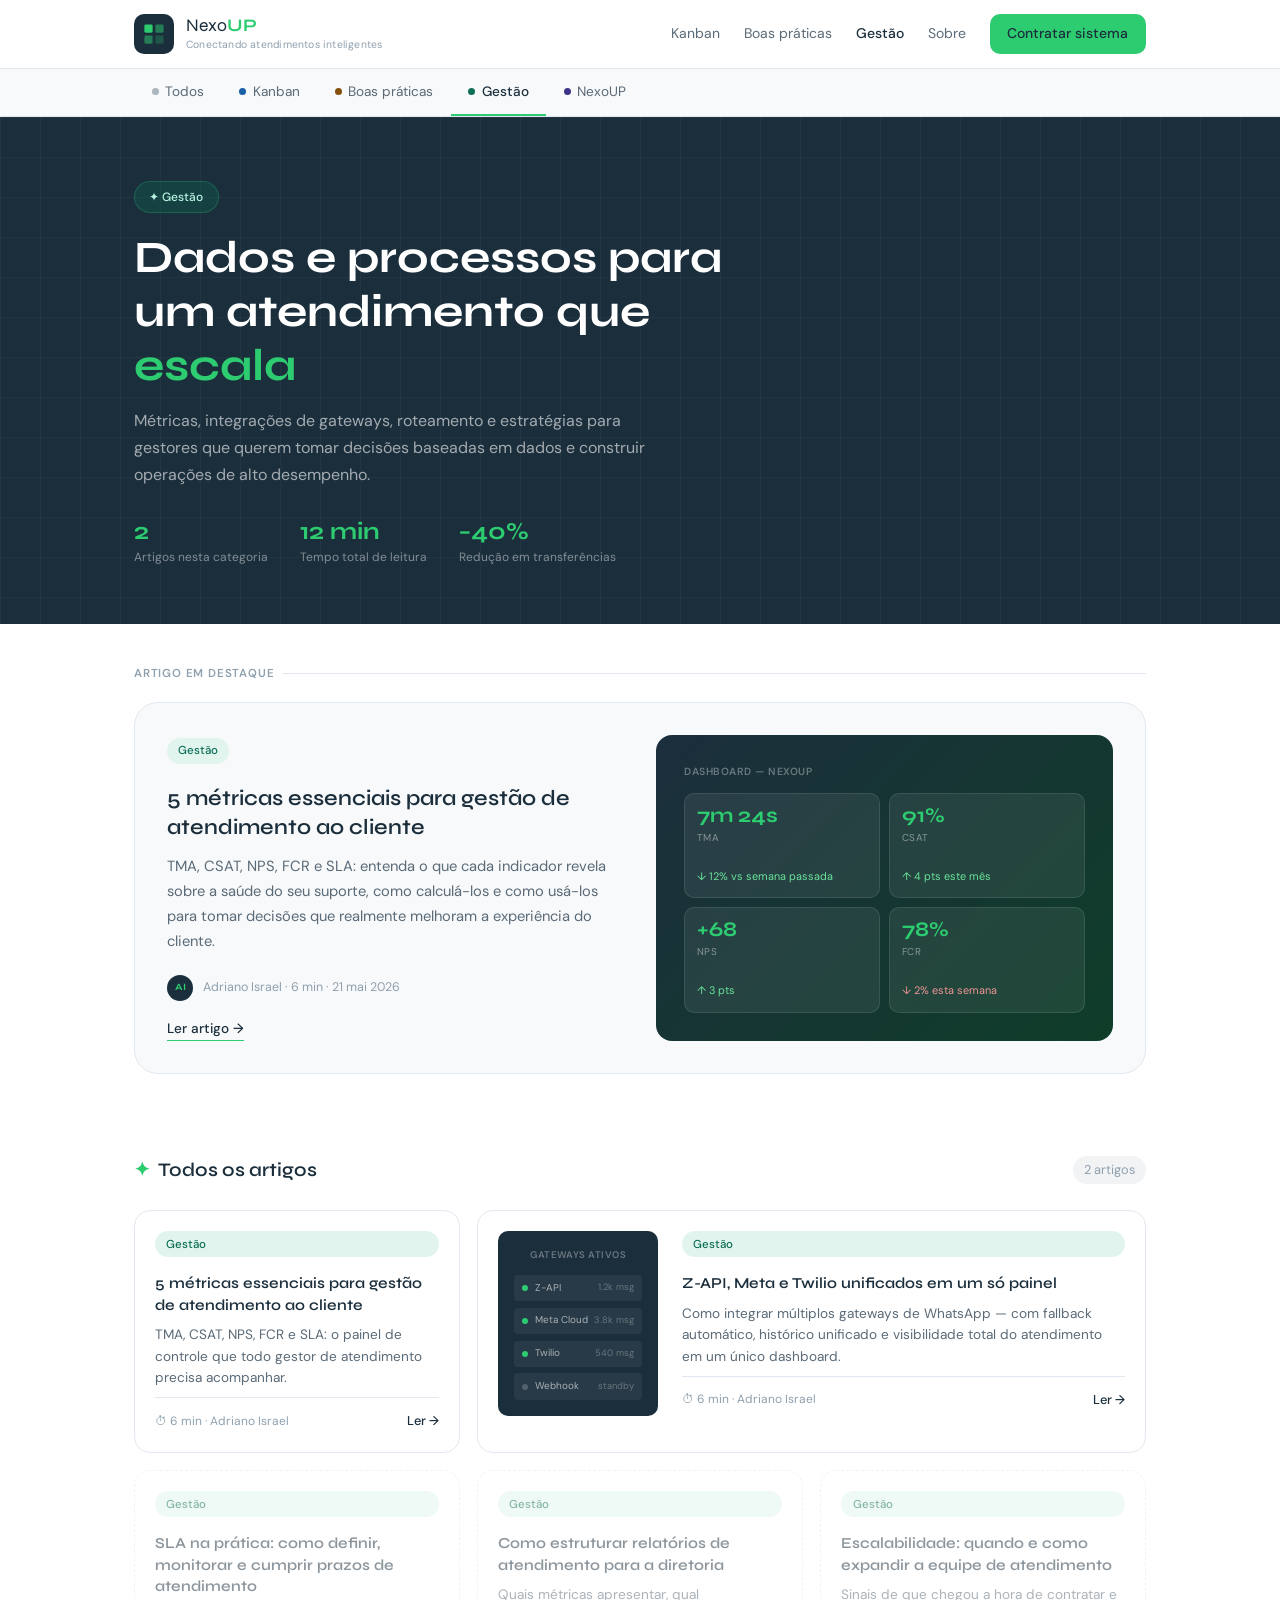
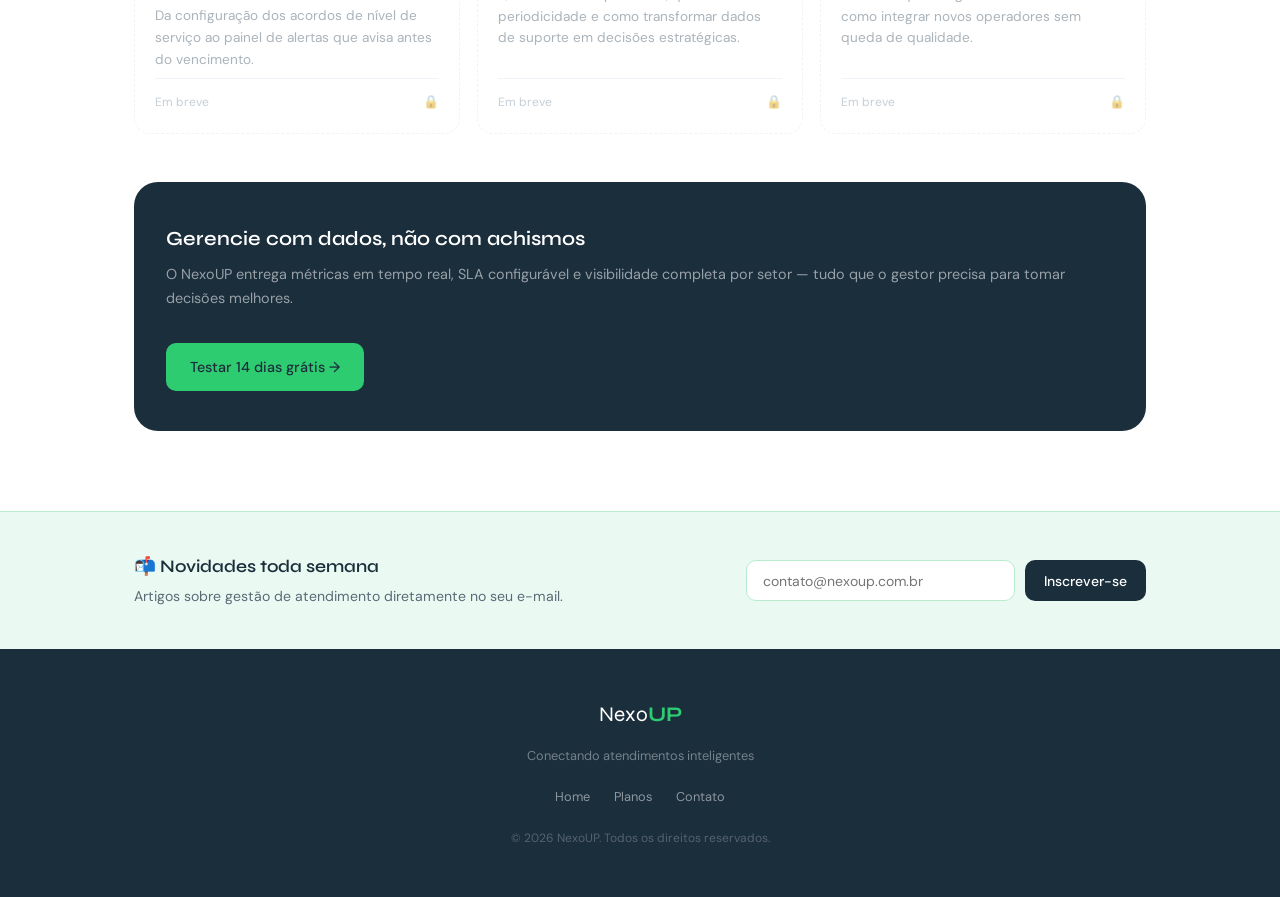
<file: artigos/gestao.html>
<!DOCTYPE html>
<html lang="pt-BR">
<head>
  <meta charset="UTF-8" />
  <meta name="viewport" content="width=device-width, initial-scale=1.0" />
  <title>Gestão de Atendimento ao Cliente — NexoUP Blog</title>
  <meta name="description" content="Métricas, integrações, processos e estratégias para gestão de atendimento ao cliente de alto desempenho. Conteúdo da equipe NexoUP." />
  <link rel="preconnect" href="https://fonts.googleapis.com" />
  <link rel="preconnect" href="https://fonts.gstatic.com" crossorigin />
  <link href="https://fonts.googleapis.com/css2?family=Syne:wght@400;500;600;700&family=DM+Sans:ital,wght@0,300;0,400;0,500;1,400&display=swap" rel="stylesheet" />
  <link rel="stylesheet" href="../src/styles/main.css" />
  <style>

    /* ── CATEGORY NAV ── */
    .cat-nav {
      background: var(--gray-50);
      border-bottom: 1px solid var(--border);
    }
    .cat-nav-inner {
      display: flex;
      gap: 0;
      overflow-x: auto;
      scrollbar-width: none;
    }
    .cat-nav-inner::-webkit-scrollbar { display: none; }
    .cat-pill {
      display: inline-flex;
      align-items: center;
      gap: .4rem;
      padding: .7rem 1.1rem;
      font-size: .85rem;
      color: var(--text-secondary);
      white-space: nowrap;
      border-bottom: 2px solid transparent;
      transition: color var(--transition), border-color var(--transition);
      text-decoration: none;
    }
    .cat-pill:hover { color: var(--navy); }
    .cat-pill.active { color: var(--navy); border-bottom-color: var(--green); font-weight: 500; }
    .cat-pill .dot { width: 7px; height: 7px; border-radius: 50%; flex-shrink: 0; }

    /* ── HERO ── */
    .cat-hero {
      background: var(--navy);
      padding: 4rem 0 3.5rem;
      position: relative;
      overflow: hidden;
    }
    .cat-hero::before {
      content: '';
      position: absolute;
      inset: 0;
      background-image:
        linear-gradient(rgba(255,255,255,.03) 1px, transparent 1px),
        linear-gradient(90deg, rgba(255,255,255,.03) 1px, transparent 1px);
      background-size: 40px 40px;
    }
    .cat-hero .container { position: relative; }
    .cat-hero-badge {
      display: inline-flex;
      align-items: center;
      gap: .45rem;
      font-size: .75rem;
      font-weight: 500;
      padding: .3rem .9rem;
      border-radius: 20px;
      margin-bottom: 1.1rem;
      background: rgba(15,110,86,.3);
      color: #b7f5e0;
      border: 1px solid rgba(46,204,113,.25);
    }
    .cat-hero h1 {
      font-family: var(--font-heading);
      font-size: clamp(1.8rem, 4vw, 2.8rem);
      font-weight: 700;
      color: var(--white);
      line-height: 1.2;
      margin-bottom: .9rem;
      max-width: 600px;
    }
    .cat-hero h1 span { color: var(--green); }
    .cat-hero p {
      font-size: 1rem;
      color: rgba(255,255,255,.6);
      max-width: 520px;
      line-height: 1.7;
      margin-bottom: 2rem;
    }
    .cat-hero-stats { display: flex; gap: 2rem; flex-wrap: wrap; }
    .cat-stat-num {
      display: block;
      font-family: var(--font-heading);
      font-size: 1.5rem;
      font-weight: 700;
      color: var(--green);
      line-height: 1;
    }
    .cat-stat-label { display: block; font-size: .75rem; color: rgba(255,255,255,.45); margin-top: 3px; }

    /* ── FEATURED ── */
    .featured-strip { background: var(--white); padding: 2.5rem 0 0; }
    .strip-label {
      font-size: .72rem; font-weight: 600; text-transform: uppercase;
      letter-spacing: .07em; color: var(--text-muted); margin-bottom: 1.2rem;
      display: flex; align-items: center; gap: .5rem;
    }
    .strip-label::after { content: ''; flex: 1; height: 1px; background: var(--border); }

    .featured-article {
      display: grid;
      grid-template-columns: 1fr 1fr;
      gap: 2rem;
      background: var(--gray-50);
      border: 1px solid var(--border);
      border-radius: var(--radius-xl);
      padding: 2rem;
      margin-bottom: 2.5rem;
      text-decoration: none;
      transition: border-color var(--transition), box-shadow var(--transition);
    }
    .featured-article:hover { border-color: var(--green-border); box-shadow: var(--shadow-md); }
    .fa-content { display: flex; flex-direction: column; justify-content: space-between; }
    .fa-content h2 {
      font-family: var(--font-heading);
      font-size: 1.35rem; font-weight: 600;
      color: var(--navy); line-height: 1.35;
      margin: .75rem 0 .75rem;
    }
    .fa-content p { font-size: .92rem; color: var(--text-secondary); line-height: 1.7; flex: 1; }
    .fa-meta { display: flex; align-items: center; gap: .6rem; margin-top: 1.25rem; }
    .fa-avatar {
      width: 26px; height: 26px; border-radius: 50%;
      background: var(--navy); color: var(--green);
      font-size: .6rem; font-weight: 700;
      display: flex; align-items: center; justify-content: center;
      flex-shrink: 0; font-family: var(--font-heading);
    }
    .fa-meta-text { font-size: .78rem; color: var(--text-muted); }
    .fa-read {
      display: inline-flex; align-items: center; gap: .3rem;
      font-size: .85rem; font-weight: 500; color: var(--navy);
      margin-top: 1rem; border-bottom: 1px solid var(--green); width: fit-content;
    }

    /* featured visual */
    .fa-visual {
      background: linear-gradient(135deg, var(--navy) 0%, #0f3d29 100%);
      border-radius: var(--radius-lg);
      padding: 1.75rem;
      display: flex;
      flex-direction: column;
      gap: .75rem;
      min-height: 220px;
    }
    .metrics-grid-demo {
      display: grid;
      grid-template-columns: 1fr 1fr;
      gap: .55rem;
      flex: 1;
    }
    .mgd-block {
      background: rgba(255,255,255,.07);
      border: 1px solid rgba(255,255,255,.1);
      border-radius: var(--radius-md);
      padding: .75rem;
      display: flex;
      flex-direction: column;
      gap: .2rem;
    }
    .mgd-val {
      font-family: var(--font-heading);
      font-size: 1.3rem;
      font-weight: 700;
      color: var(--green);
      line-height: 1;
    }
    .mgd-name { font-size: .62rem; color: rgba(255,255,255,.45); text-transform: uppercase; letter-spacing: .04em; }
    .mgd-trend { font-size: .68rem; color: rgba(255,255,255,.35); margin-top: auto; }
    .mgd-trend.up { color: #6be49b; }
    .mgd-trend.down { color: #f09595; }
    .mgd-label { font-size: .65rem; font-weight: 600; color: rgba(255,255,255,.35); text-transform: uppercase; letter-spacing: .05em; }

    /* gateway mini */
    .gateway-demo {
      display: flex;
      flex-direction: column;
      gap: .45rem;
      flex: 1;
    }
    .gw-row {
      display: flex;
      align-items: center;
      gap: .6rem;
      background: rgba(255,255,255,.05);
      border: 1px solid rgba(255,255,255,.08);
      border-radius: var(--radius-sm);
      padding: .45rem .65rem;
    }
    .gw-dot { width: 7px; height: 7px; border-radius: 50%; flex-shrink: 0; }
    .gw-dot.on { background: var(--green); box-shadow: 0 0 6px rgba(46,204,113,.6); }
    .gw-dot.off { background: rgba(255,255,255,.2); }
    .gw-name { font-size: .72rem; color: rgba(255,255,255,.7); flex: 1; }
    .gw-msgs { font-size: .65rem; color: rgba(255,255,255,.35); }

    /* ── ARTICLES GRID ── */
    .articles-section { padding: 2.5rem 0 5rem; }
    .section-row {
      display: flex; align-items: center; justify-content: space-between;
      margin-bottom: 1.5rem; gap: 1rem; flex-wrap: wrap;
    }
    .section-row h2 {
      font-family: var(--font-heading);
      font-size: 1.2rem; font-weight: 600; color: var(--navy);
      display: flex; align-items: center; gap: .5rem;
    }
    .section-row h2 span { color: var(--green); }
    .art-count { font-size: .8rem; color: var(--text-muted); background: var(--gray-100); padding: .2rem .7rem; border-radius: 20px; }

    .cat-articles-grid { display: grid; grid-template-columns: repeat(3, 1fr); gap: 1.1rem; }

    .cat-article-card {
      background: var(--white); border: 1px solid var(--border);
      border-radius: var(--radius-lg); padding: 1.25rem;
      text-decoration: none; display: flex; flex-direction: column; gap: .5rem;
      transition: border-color var(--transition), box-shadow var(--transition), transform var(--transition);
    }
    .cat-article-card:hover { border-color: var(--green-border); box-shadow: var(--shadow-md); transform: translateY(-2px); }
    .cat-article-card h3 { font-family: var(--font-heading); font-size: .95rem; font-weight: 600; color: var(--navy); line-height: 1.4; }
    .cat-article-card p { font-size: .85rem; color: var(--text-secondary); line-height: 1.6; flex: 1; }
    .card-foot { display: flex; align-items: center; justify-content: space-between; padding-top: .75rem; border-top: 1px solid var(--border); margin-top: auto; }
    .card-time { font-size: .75rem; color: var(--text-muted); }
    .card-arrow { font-size: .8rem; font-weight: 500; color: var(--navy); }

    /* highlight card (spans 2 cols) */
    .cat-article-card.wide { grid-column: span 2; flex-direction: row; gap: 1.5rem; align-items: flex-start; }
    .cat-article-card.wide .card-body { flex: 1; display: flex; flex-direction: column; gap: .5rem; }
    .cat-article-card.wide .card-visual {
      width: 160px;
      flex-shrink: 0;
      background: var(--navy);
      border-radius: var(--radius-md);
      display: flex;
      flex-direction: column;
      align-items: center;
      justify-content: center;
      padding: 1rem;
      gap: .4rem;
    }
    .gw-mini-row {
      width: 100%;
      display: flex;
      align-items: center;
      gap: .4rem;
      background: rgba(255,255,255,.06);
      border-radius: 4px;
      padding: .3rem .5rem;
    }
    .gw-mini-dot { width: 6px; height: 6px; border-radius: 50%; }
    .gw-mini-name { font-size: .62rem; color: rgba(255,255,255,.6); flex: 1; }
    .gw-mini-count { font-size: .58rem; color: rgba(255,255,255,.3); }

    /* ── CTA ── */
    .cat-cta {
      background: var(--navy); border-radius: var(--radius-xl);
      padding: 2.5rem 2rem;
      display: flex; align-items: center; justify-content: space-between;
      gap: 2rem; margin-top: 3rem; flex-wrap: wrap;
    }
    .cat-cta h3 { font-family: var(--font-heading); font-size: 1.25rem; font-weight: 600; color: var(--white); margin-bottom: .35rem; }
    .cat-cta p { font-size: .9rem; color: rgba(255,255,255,.55); }
    .cat-cta a {
      display: inline-block; background: var(--green); color: var(--navy);
      font-size: .9rem; font-weight: 500; padding: .75rem 1.5rem;
      border-radius: var(--radius-md); white-space: nowrap;
      transition: background var(--transition); text-decoration: none;
    }
    .cat-cta a:hover { background: var(--green-dark); color: var(--white); }

    /* ── NEWSLETTER ── */
    .nl-section { background: var(--green-light); border-top: 1px solid var(--green-border); padding: 2.5rem 0; }
    .nl-inner { display: flex; align-items: center; justify-content: space-between; gap: 1.5rem; flex-wrap: wrap; }
    .nl-text h3 { font-family: var(--font-heading); font-size: 1.1rem; font-weight: 600; color: var(--navy); margin-bottom: .2rem; }
    .nl-text p { font-size: .88rem; color: var(--text-secondary); }
    .nl-form { display: flex; gap: .6rem; flex: 1; min-width: 240px; max-width: 400px; }
    .nl-form input { flex: 1; padding: .65rem 1rem; border-radius: var(--radius-md); border: 1px solid var(--green-border); background: var(--white); font-size: .875rem; font-family: var(--font-body); color: var(--text-primary); outline: none; }
    .nl-form input:focus { border-color: var(--green); }
    .nl-form button { background: var(--navy); color: var(--white); font-size: .875rem; font-weight: 500; font-family: var(--font-body); padding: .65rem 1.2rem; border-radius: var(--radius-md); border: none; cursor: pointer; white-space: nowrap; }
    .nl-form button:hover { background: var(--navy-mid); }

    /* ── RESPONSIVE ── */
    @media (max-width: 860px) {
      .featured-article { grid-template-columns: 1fr; }
      .fa-visual { min-height: 160px; }
      .cat-articles-grid { grid-template-columns: 1fr 1fr; }
      .cat-article-card.wide { grid-column: span 2; }
    }
    @media (max-width: 640px) {
      .header-nav { display: none; }
      .menu-toggle { display: flex; }
      .cat-articles-grid { grid-template-columns: 1fr; }
      .cat-article-card.wide { flex-direction: column; grid-column: span 1; }
      .cat-article-card.wide .card-visual { width: 100%; }
      .cat-cta { flex-direction: column; text-align: center; }
    }
  </style>
</head>
<body>

  <!-- HEADER -->
  <header class="site-header" id="siteHeader">
    <div class="container header-inner">
      <a href="../index.html" class="logo-area">
        <div class="logo-icon">
          <svg viewBox="0 0 32 32" fill="none" xmlns="http://www.w3.org/2000/svg" aria-hidden="true">
            <rect x="2" y="2" width="12" height="12" rx="2" fill="#2ECC71"/>
            <rect x="18" y="2" width="12" height="12" rx="2" fill="#2ECC71" opacity=".5"/>
            <rect x="2" y="18" width="12" height="12" rx="2" fill="#2ECC71" opacity=".5"/>
            <rect x="18" y="18" width="12" height="12" rx="2" fill="#2ECC71" opacity=".25"/>
          </svg>
        </div>
        <div class="logo-text">
          <span class="logo-name">Nexo<strong>UP</strong></span>
          <span class="logo-tagline">Conectando atendimentos inteligentes</span>
        </div>
      </a>
      <nav class="header-nav" aria-label="Navegação principal">
        <a href="kanban.html" class="nav-link">Kanban</a>
        <a href="boas-praticas.html" class="nav-link">Boas práticas</a>
        <a href="gestao.html" class="nav-link" style="color:var(--navy);font-weight:500">Gestão</a>
        <a href="../index.html#sobre" class="nav-link">Sobre</a>
        <a href="../index.html#planos" class="btn-header">Contratar sistema</a>
      </nav>
      <button class="menu-toggle" id="menuToggle" aria-label="Abrir menu" aria-expanded="false">
        <span></span><span></span><span></span>
      </button>
    </div>
    <div class="mobile-nav" id="mobileNav" aria-hidden="true">
      <a href="kanban.html" class="nav-link">Kanban</a>
      <a href="boas-praticas.html" class="nav-link">Boas práticas</a>
      <a href="gestao.html" class="nav-link">Gestão</a>
      <a href="../index.html#sobre" class="nav-link">Sobre</a>
      <a href="../index.html#planos" class="btn-header">Contratar sistema</a>
    </div>
  </header>

  <!-- CATEGORY NAV -->
  <nav class="cat-nav" aria-label="Categorias do blog">
    <div class="container cat-nav-inner">
      <a href="../index.html#artigos" class="cat-pill">
        <span class="dot" style="background:#adb5bd"></span> Todos
      </a>
      <a href="kanban.html" class="cat-pill">
        <span class="dot" style="background:#185FA5"></span> Kanban
      </a>
      <a href="boas-praticas.html" class="cat-pill">
        <span class="dot" style="background:#854F0B"></span> Boas práticas
      </a>
      <a href="gestao.html" class="cat-pill active">
        <span class="dot" style="background:#0F6E56"></span> Gestão
      </a>
      <a href="artigo.html?artigo=setores-filas-roteamento-nexoup" class="cat-pill">
        <span class="dot" style="background:#3C3489"></span> NexoUP
      </a>
    </div>
  </nav>

  <!-- HERO -->
  <section class="cat-hero">
    <div class="container">
      <div class="cat-hero-badge">✦ Gestão</div>
      <h1>Dados e processos para um atendimento que <span>escala</span></h1>
      <p>Métricas, integrações de gateways, roteamento e estratégias para gestores que querem tomar decisões baseadas em dados e construir operações de alto desempenho.</p>
      <div class="cat-hero-stats">
        <div>
          <span class="cat-stat-num">2</span>
          <span class="cat-stat-label">Artigos nesta categoria</span>
        </div>
        <div>
          <span class="cat-stat-num">12 min</span>
          <span class="cat-stat-label">Tempo total de leitura</span>
        </div>
        <div>
          <span class="cat-stat-num">−40%</span>
          <span class="cat-stat-label">Redução em transferências</span>
        </div>
      </div>
    </div>
  </section>

  <!-- FEATURED ARTICLE -->
  <section class="featured-strip">
    <div class="container">
      <div class="strip-label">Artigo em destaque</div>
      <a href="artigo.html?artigo=5-metricas-essenciais-gestao-atendimento" class="featured-article">
        <div class="fa-content">
          <div>
            <span class="cat-badge cat-gestao">Gestão</span>
            <h2>5 métricas essenciais para gestão de atendimento ao cliente</h2>
            <p>TMA, CSAT, NPS, FCR e SLA: entenda o que cada indicador revela sobre a saúde do seu suporte, como calculá-los e como usá-los para tomar decisões que realmente melhoram a experiência do cliente.</p>
          </div>
          <div>
            <div class="fa-meta">
              <div class="fa-avatar">AI</div>
              <span class="fa-meta-text">Adriano Israel · 6 min · 21 mai 2026</span>
            </div>
            <span class="fa-read">Ler artigo →</span>
          </div>
        </div>
        <div class="fa-visual" aria-hidden="true">
          <span class="mgd-label">Dashboard — NexoUP</span>
          <div class="metrics-grid-demo">
            <div class="mgd-block">
              <span class="mgd-val">7m 24s</span>
              <span class="mgd-name">TMA</span>
              <span class="mgd-trend up">↓ 12% vs semana passada</span>
            </div>
            <div class="mgd-block">
              <span class="mgd-val">91%</span>
              <span class="mgd-name">CSAT</span>
              <span class="mgd-trend up">↑ 4 pts este mês</span>
            </div>
            <div class="mgd-block">
              <span class="mgd-val">+68</span>
              <span class="mgd-name">NPS</span>
              <span class="mgd-trend up">↑ 3 pts</span>
            </div>
            <div class="mgd-block">
              <span class="mgd-val">78%</span>
              <span class="mgd-name">FCR</span>
              <span class="mgd-trend down">↓ 2% esta semana</span>
            </div>
          </div>
        </div>
      </a>
    </div>
  </section>

  <!-- ARTICLES GRID -->
  <section class="articles-section">
    <div class="container">
      <div class="section-row">
        <h2><span>✦</span> Todos os artigos</h2>
        <span class="art-count">2 artigos</span>
      </div>

      <div class="cat-articles-grid">

        <a href="artigo.html?artigo=5-metricas-essenciais-gestao-atendimento" class="cat-article-card">
          <span class="cat-badge cat-gestao">Gestão</span>
          <h3>5 métricas essenciais para gestão de atendimento ao cliente</h3>
          <p>TMA, CSAT, NPS, FCR e SLA: o painel de controle que todo gestor de atendimento precisa acompanhar.</p>
          <div class="card-foot">
            <span class="card-time">⏱ 6 min · Adriano Israel</span>
            <span class="card-arrow">Ler →</span>
          </div>
        </a>

        <!-- wide card: Z-API article -->
        <a href="artigo.html?artigo=zapi-meta-twilio-painel-unificado" class="cat-article-card wide">
          <div class="card-visual" aria-hidden="true">
            <span style="font-size:.6rem;font-weight:600;color:rgba(255,255,255,.35);text-transform:uppercase;letter-spacing:.05em;margin-bottom:.3rem">Gateways ativos</span>
            <div class="gw-mini-row"><span class="gw-mini-dot" style="background:var(--green)"></span><span class="gw-mini-name">Z-API</span><span class="gw-mini-count">1.2k msg</span></div>
            <div class="gw-mini-row"><span class="gw-mini-dot" style="background:var(--green)"></span><span class="gw-mini-name">Meta Cloud</span><span class="gw-mini-count">3.8k msg</span></div>
            <div class="gw-mini-row"><span class="gw-mini-dot" style="background:var(--green)"></span><span class="gw-mini-name">Twilio</span><span class="gw-mini-count">540 msg</span></div>
            <div class="gw-mini-row"><span class="gw-mini-dot" style="background:rgba(255,255,255,.2)"></span><span class="gw-mini-name">Webhook</span><span class="gw-mini-count">standby</span></div>
          </div>
          <div class="card-body">
            <span class="cat-badge cat-gestao">Gestão</span>
            <h3>Z-API, Meta e Twilio unificados em um só painel</h3>
            <p>Como integrar múltiplos gateways de WhatsApp — com fallback automático, histórico unificado e visibilidade total do atendimento em um único dashboard.</p>
            <div class="card-foot">
              <span class="card-time">⏱ 6 min · Adriano Israel</span>
              <span class="card-arrow">Ler →</span>
            </div>
          </div>
        </a>

        <!-- Em breve -->
        <div class="cat-article-card" style="opacity:.5;cursor:default;border-style:dashed">
          <span class="cat-badge cat-gestao">Gestão</span>
          <h3>SLA na prática: como definir, monitorar e cumprir prazos de atendimento</h3>
          <p>Da configuração dos acordos de nível de serviço ao painel de alertas que avisa antes do vencimento.</p>
          <div class="card-foot">
            <span class="card-time">Em breve</span>
            <span class="card-arrow" style="color:var(--text-muted)">🔒</span>
          </div>
        </div>

        <div class="cat-article-card" style="opacity:.5;cursor:default;border-style:dashed">
          <span class="cat-badge cat-gestao">Gestão</span>
          <h3>Como estruturar relatórios de atendimento para a diretoria</h3>
          <p>Quais métricas apresentar, qual periodicidade e como transformar dados de suporte em decisões estratégicas.</p>
          <div class="card-foot">
            <span class="card-time">Em breve</span>
            <span class="card-arrow" style="color:var(--text-muted)">🔒</span>
          </div>
        </div>

        <div class="cat-article-card" style="opacity:.5;cursor:default;border-style:dashed">
          <span class="cat-badge cat-gestao">Gestão</span>
          <h3>Escalabilidade: quando e como expandir a equipe de atendimento</h3>
          <p>Sinais de que chegou a hora de contratar e como integrar novos operadores sem queda de qualidade.</p>
          <div class="card-foot">
            <span class="card-time">Em breve</span>
            <span class="card-arrow" style="color:var(--text-muted)">🔒</span>
          </div>
        </div>

      </div>

      <!-- CTA -->
      <div class="cat-cta">
        <div>
          <h3>Gerencie com dados, não com achismos</h3>
          <p>O NexoUP entrega métricas em tempo real, SLA configurável e visibilidade completa por setor — tudo que o gestor precisa para tomar decisões melhores.</p>
        </div>
        <a href="../index.html#planos">Testar 14 dias grátis →</a>
      </div>
    </div>
  </section>

  <!-- NEWSLETTER -->
  <section class="nl-section">
    <div class="container nl-inner">
      <div class="nl-text">
        <h3>📬 Novidades toda semana</h3>
        <p>Artigos sobre gestão de atendimento diretamente no seu e-mail.</p>
      </div>
      <form class="nl-form" onsubmit="handleNL(event)">
        <input type="email" id="nlEmail" placeholder="contato@nexoup.com.br" required />
        <button type="submit">Inscrever-se</button>
      </form>
    </div>
  </section>

  <!-- FOOTER -->
  <footer class="site-footer">
    <div class="container footer-inner">
      <div class="footer-logo">Nexo<strong>UP</strong></div>
      <p class="footer-tagline">Conectando atendimentos inteligentes</p>
      <nav class="footer-nav">
        <a href="../index.html">Home</a>
        <a href="../index.html#planos">Planos</a>
        <a href="mailto:adriano.israel@live.com">Contato</a>
      </nav>
      <p class="footer-copy">&copy; 2026 NexoUP. Todos os direitos reservados.</p>
    </div>
  </footer>

  <!-- TOAST -->
  <div id="toast" style="position:fixed;bottom:1.5rem;right:1.5rem;background:var(--navy);color:#fff;font-size:.875rem;padding:.75rem 1.25rem;border-radius:var(--radius-md);border-left:3px solid var(--green);box-shadow:var(--shadow-md);z-index:999;opacity:0;transform:translateY(12px);transition:opacity .25s,transform .25s;pointer-events:none"></div>

  <script>
    // Header shadow
    const hdr = document.getElementById('siteHeader');
    window.addEventListener('scroll', () => {
      hdr.style.boxShadow = window.scrollY > 8 ? '0 2px 16px rgba(27,46,60,.08)' : 'none';
    }, { passive: true });

    // Mobile menu
    const btn = document.getElementById('menuToggle');
    const nav = document.getElementById('mobileNav');
    btn.addEventListener('click', () => {
      const open = nav.classList.toggle('open');
      btn.setAttribute('aria-expanded', open);
      nav.setAttribute('aria-hidden', !open);
    });

    // Newsletter
    function handleNL(e) {
      e.preventDefault();
      const t = document.getElementById('toast');
      t.textContent = '✓ Inscrição realizada! Bem-vindo(a) ao NexoUP Blog.';
      t.style.opacity = '1'; t.style.transform = 'translateY(0)';
      document.getElementById('nlEmail').value = '';
      setTimeout(() => { t.style.opacity = '0'; t.style.transform = 'translateY(12px)'; }, 3500);
    }
  </script>

</body>
</html>
</file>
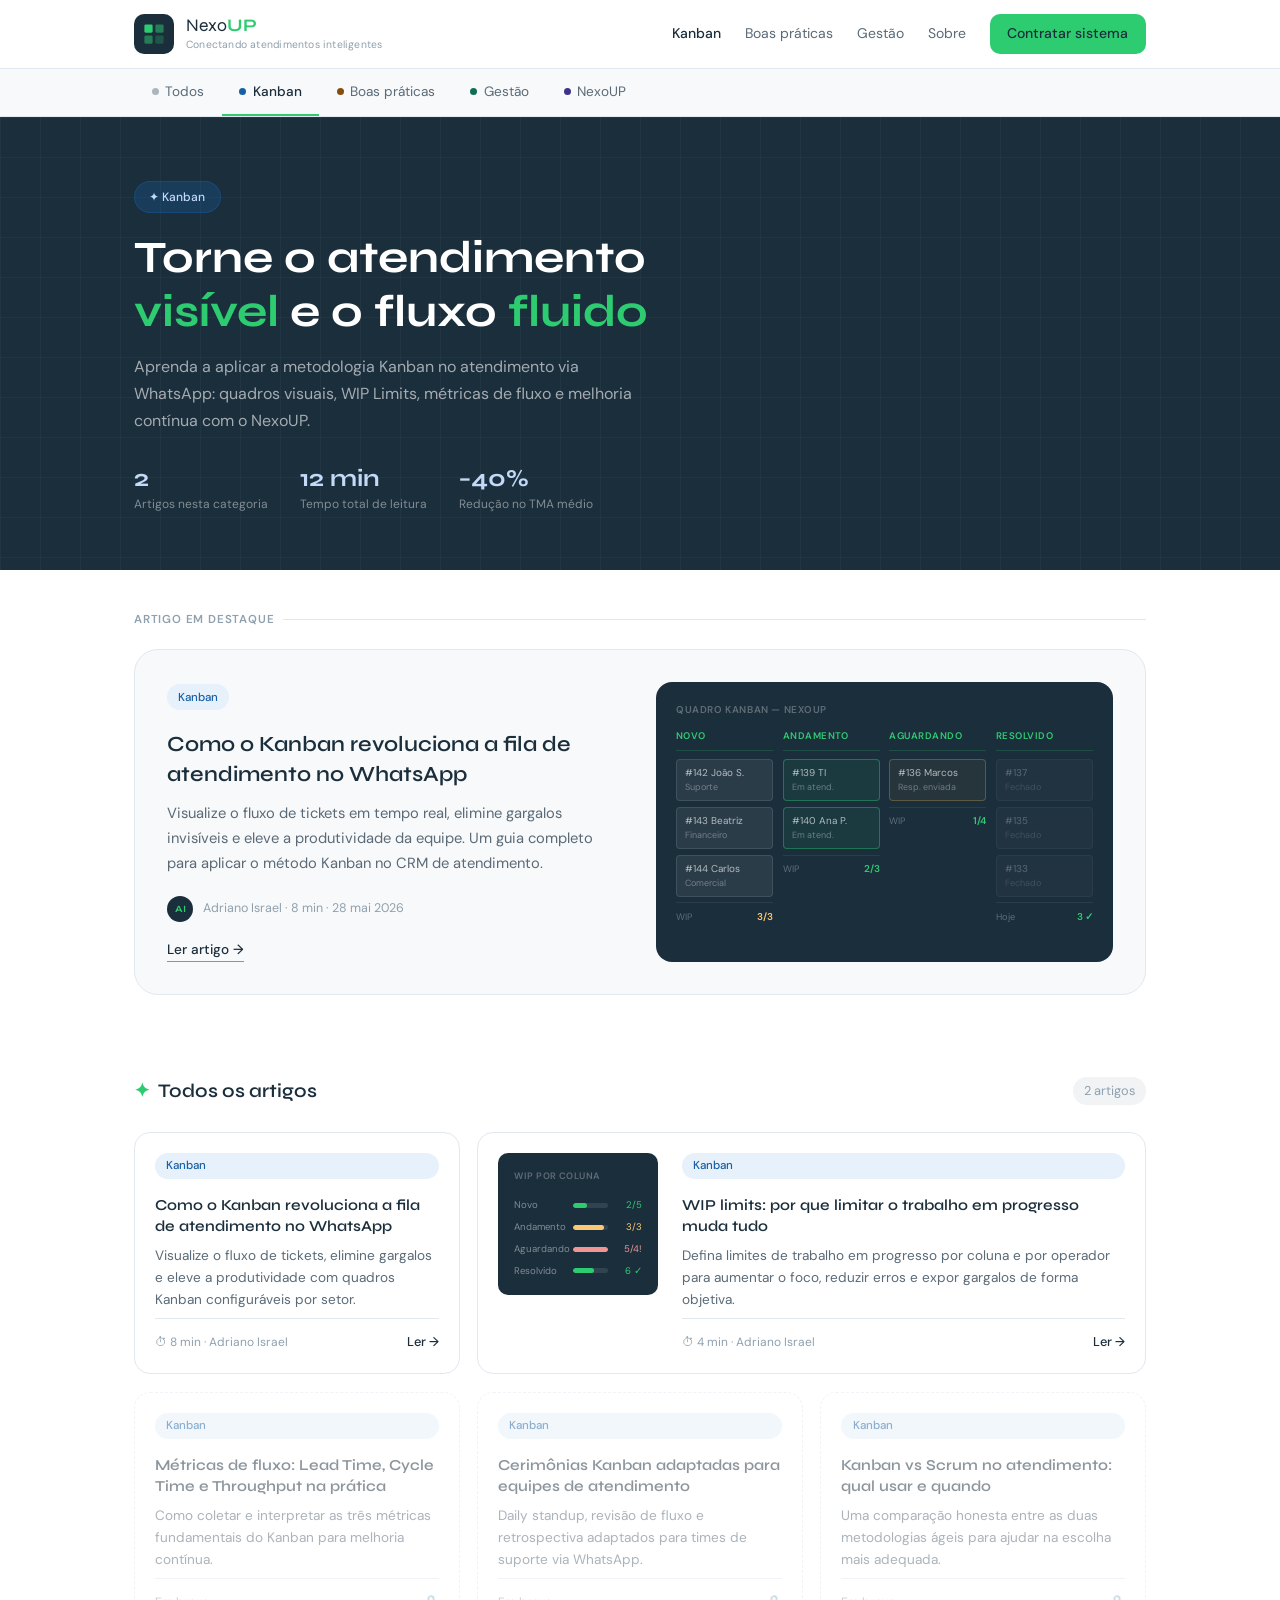
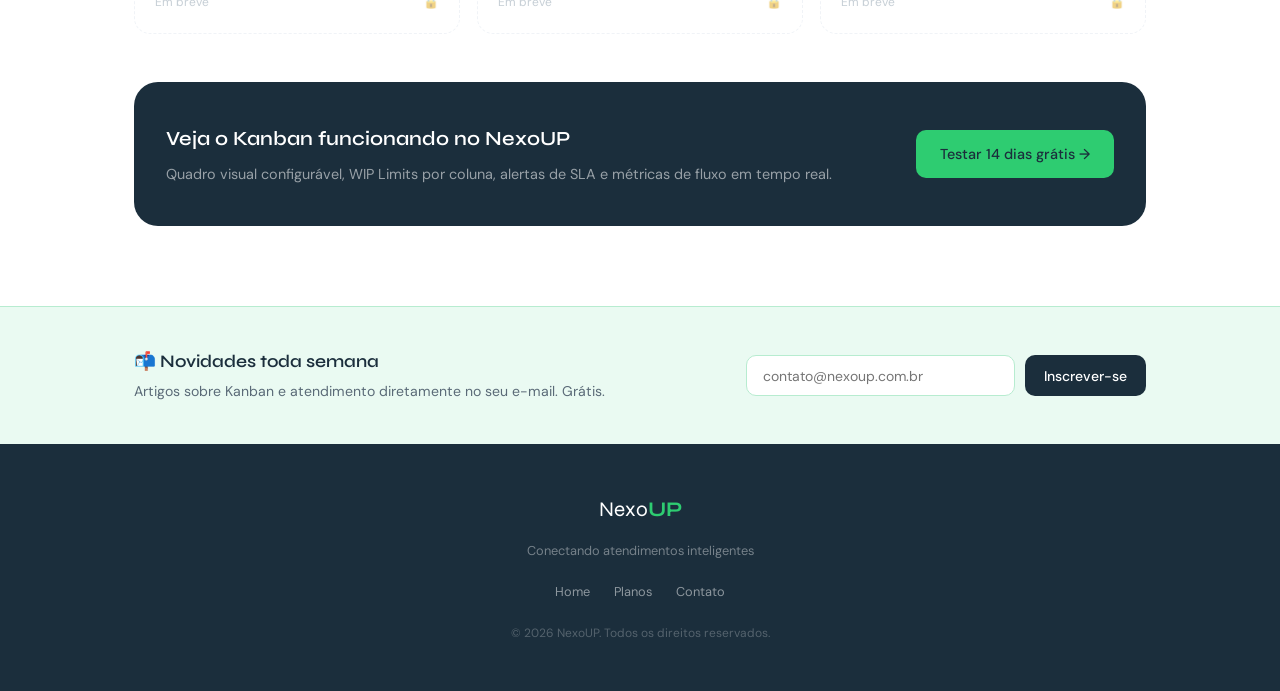
<file: artigos/kanban.html>
<!DOCTYPE html>
<html lang="pt-BR">
<head>
  <meta charset="UTF-8" />
  <meta name="viewport" content="width=device-width, initial-scale=1.0" />
  <title>Kanban para Atendimento — NexoUP Blog</title>
  <meta name="description" content="Aprenda a aplicar a metodologia Kanban no atendimento via WhatsApp. Fluxos, WIP Limits, quadros visuais e melhoria contínua com o NexoUP." />
  <link rel="preconnect" href="https://fonts.googleapis.com" />
  <link rel="preconnect" href="https://fonts.gstatic.com" crossorigin />
  <link href="https://fonts.googleapis.com/css2?family=Syne:wght@400;500;600;700&family=DM+Sans:ital,wght@0,300;0,400;0,500;1,400&display=swap" rel="stylesheet" />
  <link rel="stylesheet" href="../src/styles/main.css" />
  <style>
    .cat-nav{background:var(--gray-50);border-bottom:1px solid var(--border)}
    .cat-nav-inner{display:flex;gap:0;overflow-x:auto;scrollbar-width:none}
    .cat-nav-inner::-webkit-scrollbar{display:none}
    .cat-pill{display:inline-flex;align-items:center;gap:.4rem;padding:.7rem 1.1rem;font-size:.85rem;color:var(--text-secondary);white-space:nowrap;border-bottom:2px solid transparent;transition:color var(--transition),border-color var(--transition);text-decoration:none}
    .cat-pill:hover{color:var(--navy)}
    .cat-pill.active{color:var(--navy);border-bottom-color:var(--green);font-weight:500}
    .cat-pill .dot{width:7px;height:7px;border-radius:50%;flex-shrink:0}
    .cat-hero{background:var(--navy);padding:4rem 0 3.5rem;position:relative;overflow:hidden}
    .cat-hero::before{content:'';position:absolute;inset:0;background-image:linear-gradient(rgba(255,255,255,.03) 1px,transparent 1px),linear-gradient(90deg,rgba(255,255,255,.03) 1px,transparent 1px);background-size:40px 40px}
    .cat-hero .container{position:relative}
    .cat-hero-badge{display:inline-flex;align-items:center;gap:.45rem;font-size:.75rem;font-weight:500;padding:.3rem .9rem;border-radius:20px;margin-bottom:1.1rem;background:rgba(24,95,165,.3);color:#c2daf7;border:1px solid rgba(24,95,165,.4)}
    .cat-hero h1{font-family:var(--font-heading);font-size:clamp(1.8rem,4vw,2.8rem);font-weight:700;color:var(--white);line-height:1.2;margin-bottom:.9rem;max-width:600px}
    .cat-hero h1 span{color:var(--green)}
    .cat-hero p{font-size:1rem;color:rgba(255,255,255,.6);max-width:520px;line-height:1.7;margin-bottom:2rem}
    .cat-hero-stats{display:flex;gap:2rem;flex-wrap:wrap}
    .cat-stat-num{display:block;font-family:var(--font-heading);font-size:1.5rem;font-weight:700;color:#c2daf7;line-height:1}
    .cat-stat-label{display:block;font-size:.75rem;color:rgba(255,255,255,.45);margin-top:3px}
    .featured-strip{background:var(--white);padding:2.5rem 0 0}
    .strip-label{font-size:.72rem;font-weight:600;text-transform:uppercase;letter-spacing:.07em;color:var(--text-muted);margin-bottom:1.2rem;display:flex;align-items:center;gap:.5rem}
    .strip-label::after{content:'';flex:1;height:1px;background:var(--border)}
    .featured-article{display:grid;grid-template-columns:1fr 1fr;gap:2rem;background:var(--gray-50);border:1px solid var(--border);border-radius:var(--radius-xl);padding:2rem;margin-bottom:2.5rem;text-decoration:none;transition:border-color var(--transition),box-shadow var(--transition)}
    .featured-article:hover{border-color:var(--green-border);box-shadow:var(--shadow-md)}
    .fa-content{display:flex;flex-direction:column;justify-content:space-between}
    .fa-content h2{font-family:var(--font-heading);font-size:1.35rem;font-weight:600;color:var(--navy);line-height:1.35;margin:.75rem 0}
    .fa-content p{font-size:.92rem;color:var(--text-secondary);line-height:1.7;flex:1}
    .fa-meta{display:flex;align-items:center;gap:.6rem;margin-top:1.25rem}
    .fa-avatar{width:26px;height:26px;border-radius:50%;background:var(--navy);color:var(--green);font-size:.6rem;font-weight:700;font-family:var(--font-heading);display:flex;align-items:center;justify-content:center;flex-shrink:0}
    .fa-meta-text{font-size:.78rem;color:var(--text-muted)}
    .fa-read{display:inline-flex;align-items:center;gap:.3rem;font-size:.85rem;font-weight:500;color:var(--navy);margin-top:1rem;border-bottom:1px solid var(--green);width:fit-content}
    .fa-visual{background:var(--navy);border-radius:var(--radius-lg);padding:1.25rem;display:flex;flex-direction:column;gap:.6rem;min-height:220px}
    .kv-label{font-size:.62rem;font-weight:600;color:rgba(255,255,255,.3);text-transform:uppercase;letter-spacing:.06em}
    .kv-board{display:flex;gap:.6rem;flex:1}
    .kv-col{flex:1;display:flex;flex-direction:column;gap:.35rem}
    .kv-header{font-size:.6rem;font-weight:600;color:var(--green);text-transform:uppercase;letter-spacing:.05em;padding-bottom:.35rem;border-bottom:1px solid rgba(46,204,113,.2);margin-bottom:.15rem}
    .kv-card{background:rgba(255,255,255,.07);border:1px solid rgba(255,255,255,.1);border-radius:4px;padding:.4rem .5rem;font-size:.62rem;color:rgba(255,255,255,.65);line-height:1.4}
    .kv-card.active{border-color:rgba(46,204,113,.4);background:rgba(46,204,113,.08)}
    .kv-card.waiting{border-color:rgba(250,200,75,.25);background:rgba(250,200,75,.05)}
    .kv-card.done{opacity:.4}
    .kv-card small{display:block;font-size:.56rem;color:rgba(255,255,255,.35);margin-top:1px}
    .kv-wip{display:flex;justify-content:space-between;align-items:center;padding-top:.35rem;border-top:1px solid rgba(255,255,255,.07)}
    .kv-wip-label{font-size:.58rem;color:rgba(255,255,255,.3)}
    .kv-wip-val{font-size:.62rem;font-weight:600}
    .wip-ok{color:var(--green)}.wip-warn{color:#FAC775}.wip-over{color:#F09595}
    .articles-section{padding:2.5rem 0 5rem}
    .section-row{display:flex;align-items:center;justify-content:space-between;margin-bottom:1.5rem;gap:1rem;flex-wrap:wrap}
    .section-row h2{font-family:var(--font-heading);font-size:1.2rem;font-weight:600;color:var(--navy);display:flex;align-items:center;gap:.5rem}
    .section-row h2 span{color:var(--green)}
    .art-count{font-size:.8rem;color:var(--text-muted);background:var(--gray-100);padding:.2rem .7rem;border-radius:20px}
    .cat-articles-grid{display:grid;grid-template-columns:repeat(3,1fr);gap:1.1rem}
    .cat-article-card{background:var(--white);border:1px solid var(--border);border-radius:var(--radius-lg);padding:1.25rem;text-decoration:none;display:flex;flex-direction:column;gap:.5rem;transition:border-color var(--transition),box-shadow var(--transition),transform var(--transition)}
    .cat-article-card:hover{border-color:var(--green-border);box-shadow:var(--shadow-md);transform:translateY(-2px)}
    .cat-article-card h3{font-family:var(--font-heading);font-size:.95rem;font-weight:600;color:var(--navy);line-height:1.4}
    .cat-article-card p{font-size:.85rem;color:var(--text-secondary);line-height:1.6;flex:1}
    .card-foot{display:flex;align-items:center;justify-content:space-between;padding-top:.75rem;border-top:1px solid var(--border);margin-top:auto}
    .card-time{font-size:.75rem;color:var(--text-muted)}
    .card-arrow{font-size:.8rem;font-weight:500;color:var(--navy)}
    .cat-article-card.wide{grid-column:span 2;flex-direction:row;gap:1.5rem;align-items:flex-start}
    .cat-article-card.wide .card-body{flex:1;display:flex;flex-direction:column;gap:.5rem}
    .cat-article-card.wide .card-visual{width:160px;flex-shrink:0;background:var(--navy);border-radius:var(--radius-md);padding:1rem;display:flex;flex-direction:column;gap:.4rem}
    .wip-demo{display:flex;flex-direction:column;gap:.35rem;width:100%}
    .wip-row{display:flex;align-items:center;gap:.4rem}
    .wip-bar-wrap{flex:1;height:5px;background:rgba(255,255,255,.1);border-radius:3px;overflow:hidden}
    .wip-bar{height:100%;border-radius:3px}
    .wip-bar.ok{background:var(--green)}.wip-bar.warn{background:#FAC775}.wip-bar.over{background:#F09595}
    .wip-row-label{font-size:.6rem;color:rgba(255,255,255,.45);width:52px;flex-shrink:0}
    .wip-row-val{font-size:.6rem;width:28px;text-align:right;flex-shrink:0}
    .cat-cta{background:var(--navy);border-radius:var(--radius-xl);padding:2.5rem 2rem;display:flex;align-items:center;justify-content:space-between;gap:2rem;margin-top:3rem;flex-wrap:wrap}
    .cat-cta h3{font-family:var(--font-heading);font-size:1.25rem;font-weight:600;color:var(--white);margin-bottom:.35rem}
    .cat-cta p{font-size:.9rem;color:rgba(255,255,255,.55)}
    .cat-cta a{display:inline-block;background:var(--green);color:var(--navy);font-size:.9rem;font-weight:500;padding:.75rem 1.5rem;border-radius:var(--radius-md);white-space:nowrap;transition:background var(--transition);text-decoration:none}
    .cat-cta a:hover{background:var(--green-dark);color:var(--white)}
    .nl-section{background:var(--green-light);border-top:1px solid var(--green-border);padding:2.5rem 0}
    .nl-inner{display:flex;align-items:center;justify-content:space-between;gap:1.5rem;flex-wrap:wrap}
    .nl-text h3{font-family:var(--font-heading);font-size:1.1rem;font-weight:600;color:var(--navy);margin-bottom:.2rem}
    .nl-text p{font-size:.88rem;color:var(--text-secondary)}
    .nl-form{display:flex;gap:.6rem;flex:1;min-width:240px;max-width:400px}
    .nl-form input{flex:1;padding:.65rem 1rem;border-radius:var(--radius-md);border:1px solid var(--green-border);background:var(--white);font-size:.875rem;font-family:var(--font-body);color:var(--text-primary);outline:none}
    .nl-form input:focus{border-color:var(--green)}
    .nl-form button{background:var(--navy);color:var(--white);font-size:.875rem;font-weight:500;font-family:var(--font-body);padding:.65rem 1.2rem;border-radius:var(--radius-md);border:none;cursor:pointer;white-space:nowrap}
    .nl-form button:hover{background:var(--navy-mid)}
    @media(max-width:860px){.featured-article{grid-template-columns:1fr}.cat-articles-grid{grid-template-columns:1fr 1fr}.cat-article-card.wide{grid-column:span 2}}
    @media(max-width:640px){.header-nav{display:none}.menu-toggle{display:flex}.cat-articles-grid{grid-template-columns:1fr}.cat-article-card.wide{flex-direction:column;grid-column:span 1}.cat-article-card.wide .card-visual{width:100%}.cat-cta{flex-direction:column;text-align:center}}
  </style>
</head>
<body>

  <header class="site-header" id="siteHeader">
    <div class="container header-inner">
      <a href="../index.html" class="logo-area">
        <div class="logo-icon">
          <svg viewBox="0 0 32 32" fill="none" xmlns="http://www.w3.org/2000/svg" aria-hidden="true">
            <rect x="2" y="2" width="12" height="12" rx="2" fill="#2ECC71"/>
            <rect x="18" y="2" width="12" height="12" rx="2" fill="#2ECC71" opacity=".5"/>
            <rect x="2" y="18" width="12" height="12" rx="2" fill="#2ECC71" opacity=".5"/>
            <rect x="18" y="18" width="12" height="12" rx="2" fill="#2ECC71" opacity=".25"/>
          </svg>
        </div>
        <div class="logo-text">
          <span class="logo-name">Nexo<strong>UP</strong></span>
          <span class="logo-tagline">Conectando atendimentos inteligentes</span>
        </div>
      </a>
      <nav class="header-nav">
        <a href="kanban.html" class="nav-link" style="color:var(--navy);font-weight:500">Kanban</a>
        <a href="boas-praticas.html" class="nav-link">Boas práticas</a>
        <a href="gestao.html" class="nav-link">Gestão</a>
        <a href="../index.html#sobre" class="nav-link">Sobre</a>
        <a href="../index.html#planos" class="btn-header">Contratar sistema</a>
      </nav>
      <button class="menu-toggle" id="menuToggle" aria-label="Abrir menu" aria-expanded="false">
        <span></span><span></span><span></span>
      </button>
    </div>
    <div class="mobile-nav" id="mobileNav" aria-hidden="true">
      <a href="kanban.html" class="nav-link">Kanban</a>
      <a href="boas-praticas.html" class="nav-link">Boas práticas</a>
      <a href="gestao.html" class="nav-link">Gestão</a>
      <a href="../index.html#sobre" class="nav-link">Sobre</a>
      <a href="../index.html#planos" class="btn-header">Contratar sistema</a>
    </div>
  </header>

  <nav class="cat-nav" aria-label="Categorias do blog">
    <div class="container cat-nav-inner">
      <a href="../index.html#artigos" class="cat-pill"><span class="dot" style="background:#adb5bd"></span> Todos</a>
      <a href="kanban.html" class="cat-pill active"><span class="dot" style="background:#185FA5"></span> Kanban</a>
      <a href="boas-praticas.html" class="cat-pill"><span class="dot" style="background:#854F0B"></span> Boas práticas</a>
      <a href="gestao.html" class="cat-pill"><span class="dot" style="background:#0F6E56"></span> Gestão</a>
      <a href="artigo.html?artigo=setores-filas-roteamento-nexoup" class="cat-pill"><span class="dot" style="background:#3C3489"></span> NexoUP</a>
    </div>
  </nav>

  <section class="cat-hero">
    <div class="container">
      <div class="cat-hero-badge">✦ Kanban</div>
      <h1>Torne o atendimento <span>visível</span> e o fluxo <span>fluido</span></h1>
      <p>Aprenda a aplicar a metodologia Kanban no atendimento via WhatsApp: quadros visuais, WIP Limits, métricas de fluxo e melhoria contínua com o NexoUP.</p>
      <div class="cat-hero-stats">
        <div><span class="cat-stat-num">2</span><span class="cat-stat-label">Artigos nesta categoria</span></div>
        <div><span class="cat-stat-num">12 min</span><span class="cat-stat-label">Tempo total de leitura</span></div>
        <div><span class="cat-stat-num">−40%</span><span class="cat-stat-label">Redução no TMA médio</span></div>
      </div>
    </div>
  </section>

  <section class="featured-strip">
    <div class="container">
      <div class="strip-label">Artigo em destaque</div>
      <a href="artigo.html?artigo=kanban-fila-atendimento-whatsapp" class="featured-article">
        <div class="fa-content">
          <div>
            <span class="cat-badge cat-kanban">Kanban</span>
            <h2>Como o Kanban revoluciona a fila de atendimento no WhatsApp</h2>
            <p>Visualize o fluxo de tickets em tempo real, elimine gargalos invisíveis e eleve a produtividade da equipe. Um guia completo para aplicar o método Kanban no CRM de atendimento.</p>
          </div>
          <div>
            <div class="fa-meta">
              <div class="fa-avatar">AI</div>
              <span class="fa-meta-text">Adriano Israel · 8 min · 28 mai 2026</span>
            </div>
            <span class="fa-read">Ler artigo →</span>
          </div>
        </div>
        <div class="fa-visual" aria-hidden="true">
          <span class="kv-label">Quadro Kanban — NexoUP</span>
          <div class="kv-board">
            <div class="kv-col">
              <div class="kv-header">Novo</div>
              <div class="kv-card">#142 João S.<small>Suporte</small></div>
              <div class="kv-card">#143 Beatriz<small>Financeiro</small></div>
              <div class="kv-card">#144 Carlos<small>Comercial</small></div>
              <div class="kv-wip"><span class="kv-wip-label">WIP</span><span class="kv-wip-val wip-warn">3/3</span></div>
            </div>
            <div class="kv-col">
              <div class="kv-header">Andamento</div>
              <div class="kv-card active">#139 TI<small>Em atend.</small></div>
              <div class="kv-card active">#140 Ana P.<small>Em atend.</small></div>
              <div class="kv-wip"><span class="kv-wip-label">WIP</span><span class="kv-wip-val wip-ok">2/3</span></div>
            </div>
            <div class="kv-col">
              <div class="kv-header">Aguardando</div>
              <div class="kv-card waiting">#136 Marcos<small>Resp. enviada</small></div>
              <div class="kv-wip"><span class="kv-wip-label">WIP</span><span class="kv-wip-val wip-ok">1/4</span></div>
            </div>
            <div class="kv-col">
              <div class="kv-header">Resolvido</div>
              <div class="kv-card done">#137<small>Fechado</small></div>
              <div class="kv-card done">#135<small>Fechado</small></div>
              <div class="kv-card done">#133<small>Fechado</small></div>
              <div class="kv-wip"><span class="kv-wip-label">Hoje</span><span class="kv-wip-val" style="color:var(--green)">3 ✓</span></div>
            </div>
          </div>
        </div>
      </a>
    </div>
  </section>

  <section class="articles-section">
    <div class="container">
      <div class="section-row">
        <h2><span>✦</span> Todos os artigos</h2>
        <span class="art-count">2 artigos</span>
      </div>

      <div class="cat-articles-grid">

        <a href="artigo.html?artigo=kanban-fila-atendimento-whatsapp" class="cat-article-card">
          <span class="cat-badge cat-kanban">Kanban</span>
          <h3>Como o Kanban revoluciona a fila de atendimento no WhatsApp</h3>
          <p>Visualize o fluxo de tickets, elimine gargalos e eleve a produtividade com quadros Kanban configuráveis por setor.</p>
          <div class="card-foot">
            <span class="card-time">⏱ 8 min · Adriano Israel</span>
            <span class="card-arrow">Ler →</span>
          </div>
        </a>

        <a href="artigo.html?artigo=wip-limits-trabalho-em-progresso" class="cat-article-card wide">
          <div class="card-visual" aria-hidden="true">
            <span style="font-size:.58rem;font-weight:600;color:rgba(255,255,255,.3);text-transform:uppercase;letter-spacing:.05em;margin-bottom:.4rem">WIP por coluna</span>
            <div class="wip-demo">
              <div class="wip-row">
                <span class="wip-row-label">Novo</span>
                <div class="wip-bar-wrap"><div class="wip-bar ok" style="width:40%"></div></div>
                <span class="wip-row-val" style="color:var(--green);font-size:.6rem">2/5</span>
              </div>
              <div class="wip-row">
                <span class="wip-row-label">Andamento</span>
                <div class="wip-bar-wrap"><div class="wip-bar warn" style="width:90%"></div></div>
                <span class="wip-row-val" style="color:#FAC775;font-size:.6rem">3/3</span>
              </div>
              <div class="wip-row">
                <span class="wip-row-label">Aguardando</span>
                <div class="wip-bar-wrap"><div class="wip-bar over" style="width:100%"></div></div>
                <span class="wip-row-val" style="color:#F09595;font-size:.6rem">5/4!</span>
              </div>
              <div class="wip-row">
                <span class="wip-row-label">Resolvido</span>
                <div class="wip-bar-wrap"><div class="wip-bar ok" style="width:60%"></div></div>
                <span class="wip-row-val" style="color:var(--green);font-size:.6rem">6 ✓</span>
              </div>
            </div>
          </div>
          <div class="card-body">
            <span class="cat-badge cat-kanban">Kanban</span>
            <h3>WIP limits: por que limitar o trabalho em progresso muda tudo</h3>
            <p>Defina limites de trabalho em progresso por coluna e por operador para aumentar o foco, reduzir erros e expor gargalos de forma objetiva.</p>
            <div class="card-foot">
              <span class="card-time">⏱ 4 min · Adriano Israel</span>
              <span class="card-arrow">Ler →</span>
            </div>
          </div>
        </a>

        <div class="cat-article-card" style="opacity:.5;cursor:default;border-style:dashed">
          <span class="cat-badge cat-kanban">Kanban</span>
          <h3>Métricas de fluxo: Lead Time, Cycle Time e Throughput na prática</h3>
          <p>Como coletar e interpretar as três métricas fundamentais do Kanban para melhoria contínua.</p>
          <div class="card-foot"><span class="card-time">Em breve</span><span class="card-arrow" style="color:var(--text-muted)">🔒</span></div>
        </div>

        <div class="cat-article-card" style="opacity:.5;cursor:default;border-style:dashed">
          <span class="cat-badge cat-kanban">Kanban</span>
          <h3>Cerimônias Kanban adaptadas para equipes de atendimento</h3>
          <p>Daily standup, revisão de fluxo e retrospectiva adaptados para times de suporte via WhatsApp.</p>
          <div class="card-foot"><span class="card-time">Em breve</span><span class="card-arrow" style="color:var(--text-muted)">🔒</span></div>
        </div>

        <div class="cat-article-card" style="opacity:.5;cursor:default;border-style:dashed">
          <span class="cat-badge cat-kanban">Kanban</span>
          <h3>Kanban vs Scrum no atendimento: qual usar e quando</h3>
          <p>Uma comparação honesta entre as duas metodologias ágeis para ajudar na escolha mais adequada.</p>
          <div class="card-foot"><span class="card-time">Em breve</span><span class="card-arrow" style="color:var(--text-muted)">🔒</span></div>
        </div>

      </div>

      <div class="cat-cta">
        <div>
          <h3>Veja o Kanban funcionando no NexoUP</h3>
          <p>Quadro visual configurável, WIP Limits por coluna, alertas de SLA e métricas de fluxo em tempo real.</p>
        </div>
        <a href="../index.html#planos">Testar 14 dias grátis →</a>
      </div>
    </div>
  </section>

  <section class="nl-section">
    <div class="container nl-inner">
      <div class="nl-text">
        <h3>📬 Novidades toda semana</h3>
        <p>Artigos sobre Kanban e atendimento diretamente no seu e-mail. Grátis.</p>
      </div>
      <form class="nl-form" onsubmit="handleNL(event)">
        <input type="email" id="nlEmail" placeholder="contato@nexoup.com.br" required />
        <button type="submit">Inscrever-se</button>
      </form>
    </div>
  </section>

  <footer class="site-footer">
    <div class="container footer-inner">
      <div class="footer-logo">Nexo<strong>UP</strong></div>
      <p class="footer-tagline">Conectando atendimentos inteligentes</p>
      <nav class="footer-nav">
        <a href="../index.html">Home</a>
        <a href="../index.html#planos">Planos</a>
        <a href="mailto:adriano.israel@live.com">Contato</a>
      </nav>
      <p class="footer-copy">&copy; 2026 NexoUP. Todos os direitos reservados.</p>
    </div>
  </footer>

  <div id="toast" style="position:fixed;bottom:1.5rem;right:1.5rem;background:var(--navy);color:#fff;font-size:.875rem;padding:.75rem 1.25rem;border-radius:var(--radius-md);border-left:3px solid var(--green);box-shadow:var(--shadow-md);z-index:999;opacity:0;transform:translateY(12px);transition:opacity .25s,transform .25s;pointer-events:none"></div>

  <script>
    const hdr=document.getElementById('siteHeader');
    window.addEventListener('scroll',()=>{hdr.style.boxShadow=window.scrollY>8?'0 2px 16px rgba(27,46,60,.08)':'none'},{passive:true});
    const btn=document.getElementById('menuToggle'),nav=document.getElementById('mobileNav');
    btn.addEventListener('click',()=>{const o=nav.classList.toggle('open');btn.setAttribute('aria-expanded',o);nav.setAttribute('aria-hidden',!o)});
    function handleNL(e){e.preventDefault();const t=document.getElementById('toast');t.textContent='✓ Inscrição realizada! Bem-vindo(a) ao NexoUP Blog.';t.style.opacity='1';t.style.transform='translateY(0)';document.getElementById('nlEmail').value='';setTimeout(()=>{t.style.opacity='0';t.style.transform='translateY(12px)'},3500)}
  </script>

</body>
</html>
</file>
<file: src/styles/main.css>
/* ===================================================
   NexoUP Blog — Stylesheet
   Identidade: verde #2ECC71 + azul-escuro #1B2E3C
   =================================================== */

/* ---------- RESET & BASE ---------- */
*, *::before, *::after {
  box-sizing: border-box;
  margin: 0;
  padding: 0;
}

:root {
  --green: #2ECC71;
  --green-dark: #27AE60;
  --green-light: #eafaf2;
  --green-border: #b7ecd0;
  --navy: #1B2E3C;
  --navy-mid: #243d50;
  --white: #ffffff;
  --gray-50: #f8f9fa;
  --gray-100: #f1f3f5;
  --gray-200: #e9ecef;
  --gray-400: #adb5bd;
  --gray-600: #6c757d;
  --gray-800: #343a40;
  --text-primary: #1B2E3C;
  --text-secondary: #5a6a77;
  --text-muted: #8fa0ae;
  --border: #e2e8f0;
  --radius-sm: 6px;
  --radius-md: 10px;
  --radius-lg: 16px;
  --radius-xl: 24px;
  --shadow-sm: 0 1px 3px rgba(27,46,60,.06);
  --shadow-md: 0 4px 16px rgba(27,46,60,.1);
  --font-heading: 'Syne', sans-serif;
  --font-body: 'DM Sans', sans-serif;
  --transition: 0.18s ease;
}

html { scroll-behavior: smooth; }

body {
  font-family: var(--font-body);
  font-size: 16px;
  line-height: 1.7;
  color: var(--text-primary);
  background: var(--white);
  -webkit-font-smoothing: antialiased;
}

img { max-width: 100%; display: block; }

a { text-decoration: none; color: inherit; }

/* ---------- LAYOUT ---------- */
.container {
  max-width: 1060px;
  margin: 0 auto;
  padding: 0 1.5rem;
}

.section {
  padding: 5rem 0;
}

.section-alt {
  background: var(--gray-50);
}

.section-header {
  margin-bottom: 2.5rem;
}

.section-header.centered {
  text-align: center;
}

.section-title {
  font-family: var(--font-heading);
  font-size: 1.75rem;
  font-weight: 600;
  color: var(--navy);
  margin-bottom: .5rem;
  display: flex;
  align-items: center;
  gap: .5rem;
}

.title-icon {
  color: var(--green);
  font-size: 1rem;
}

.section-desc {
  font-size: .95rem;
  color: var(--text-secondary);
  max-width: 560px;
}

.section-header.centered .section-desc {
  margin: 0 auto;
}

/* ---------- HEADER ---------- */
.site-header {
  position: sticky;
  top: 0;
  z-index: 100;
  background: rgba(255,255,255,.95);
  backdrop-filter: blur(8px);
  border-bottom: 1px solid var(--border);
}

.header-inner {
  display: flex;
  align-items: center;
  justify-content: space-between;
  height: 68px;
}

.logo-area {
  display: flex;
  align-items: center;
  gap: .75rem;
}

.logo-icon {
  width: 40px;
  height: 40px;
  background: var(--navy);
  border-radius: var(--radius-md);
  display: flex;
  align-items: center;
  justify-content: center;
  flex-shrink: 0;
}

.logo-icon svg { width: 22px; height: 22px; }

.logo-text {
  display: flex;
  flex-direction: column;
}

.logo-name {
  font-family: var(--font-heading);
  font-size: 1.1rem;
  font-weight: 400;
  color: var(--navy);
  line-height: 1.2;
}

.logo-name strong {
  color: var(--green);
  font-weight: 700;
}

.logo-tagline {
  font-size: .65rem;
  color: var(--text-muted);
  letter-spacing: .02em;
}

.header-nav {
  display: flex;
  align-items: center;
  gap: 1.5rem;
}

.nav-link {
  font-size: .875rem;
  color: var(--text-secondary);
  transition: color var(--transition);
}

.nav-link:hover { color: var(--navy); }

.btn-header {
  background: var(--green);
  color: var(--navy);
  font-size: .875rem;
  font-weight: 500;
  padding: .5rem 1.1rem;
  border-radius: var(--radius-md);
  transition: background var(--transition), transform var(--transition);
}

.btn-header:hover {
  background: var(--green-dark);
  transform: translateY(-1px);
}

.menu-toggle {
  display: none;
  flex-direction: column;
  gap: 5px;
  background: none;
  border: none;
  cursor: pointer;
  padding: 4px;
}

.menu-toggle span {
  display: block;
  width: 22px;
  height: 2px;
  background: var(--navy);
  border-radius: 2px;
  transition: var(--transition);
}

.mobile-nav {
  display: none;
  flex-direction: column;
  gap: 0;
  border-top: 1px solid var(--border);
  background: var(--white);
  padding: .5rem 0;
}

.mobile-nav .nav-link,
.mobile-nav .btn-header {
  display: block;
  padding: .75rem 1.5rem;
  font-size: .95rem;
  border-radius: 0;
}

.mobile-nav .btn-header {
  margin: .5rem 1.5rem;
  text-align: center;
  border-radius: var(--radius-md);
}

.mobile-nav.open { display: flex; }

/* ---------- HERO ---------- */
.hero {
  position: relative;
  padding: 6rem 0 5rem;
  overflow: hidden;
}

.hero-bg-grid {
  position: absolute;
  inset: 0;
  background-image:
    linear-gradient(var(--border) 1px, transparent 1px),
    linear-gradient(90deg, var(--border) 1px, transparent 1px);
  background-size: 40px 40px;
  opacity: .35;
  pointer-events: none;
  mask-image: radial-gradient(ellipse 80% 60% at 50% 0%, black 40%, transparent 100%);
}

.hero-badge {
  display: inline-flex;
  align-items: center;
  gap: .4rem;
  background: var(--green-light);
  color: #0a6636;
  font-size: .8rem;
  font-weight: 500;
  padding: .35rem 1rem;
  border-radius: 20px;
  border: 1px solid var(--green-border);
  margin-bottom: 1.5rem;
}

.hero-title {
  font-family: var(--font-heading);
  font-size: clamp(2rem, 5vw, 3.2rem);
  font-weight: 700;
  line-height: 1.15;
  color: var(--navy);
  max-width: 700px;
  margin-bottom: 1.25rem;
}

.hero-title .accent { color: var(--green); }

.hero-sub {
  font-size: 1.05rem;
  color: var(--text-secondary);
  max-width: 540px;
  line-height: 1.7;
  margin-bottom: 2rem;
}

.hero-cta-row {
  display: flex;
  gap: 1rem;
  flex-wrap: wrap;
  margin-bottom: 3rem;
}

.btn-primary {
  display: inline-block;
  background: var(--navy);
  color: var(--white);
  font-size: .95rem;
  font-weight: 500;
  padding: .75rem 1.6rem;
  border-radius: var(--radius-md);
  transition: background var(--transition), transform var(--transition);
}

.btn-primary:hover {
  background: var(--navy-mid);
  transform: translateY(-1px);
}

.btn-ghost {
  display: inline-block;
  color: var(--text-secondary);
  font-size: .95rem;
  padding: .75rem 1.4rem;
  border-radius: var(--radius-md);
  border: 1px solid var(--border);
  transition: border-color var(--transition), color var(--transition);
}

.btn-ghost:hover {
  border-color: var(--gray-400);
  color: var(--navy);
}

.hero-stats {
  display: flex;
  gap: 2.5rem;
  flex-wrap: wrap;
}

.stat-num {
  display: block;
  font-family: var(--font-heading);
  font-size: 1.6rem;
  font-weight: 700;
  color: var(--green);
  line-height: 1.1;
}

.stat-label {
  display: block;
  font-size: .8rem;
  color: var(--text-muted);
  margin-top: 2px;
}

/* ---------- FEATURED ARTICLE ---------- */
.featured-card {
  display: grid;
  grid-template-columns: 1fr 1fr;
  gap: 2rem;
  background: var(--gray-50);
  border: 1px solid var(--border);
  border-radius: var(--radius-xl);
  padding: 2rem;
}

.featured-content h2 {
  font-family: var(--font-heading);
  font-size: 1.3rem;
  font-weight: 600;
  color: var(--navy);
  line-height: 1.4;
  margin: .75rem 0 .75rem;
}

.featured-content p {
  font-size: .9rem;
  color: var(--text-secondary);
  line-height: 1.7;
}

.article-meta {
  display: flex;
  align-items: center;
  gap: .6rem;
  margin-top: 1rem;
}

.author-avatar {
  width: 28px;
  height: 28px;
  border-radius: 50%;
  background: var(--navy);
  color: var(--green);
  font-size: .65rem;
  font-weight: 600;
  display: flex;
  align-items: center;
  justify-content: center;
  flex-shrink: 0;
}

.meta-text {
  font-size: .8rem;
  color: var(--text-muted);
}

.read-link {
  display: inline-block;
  margin-top: .9rem;
  font-size: .9rem;
  color: var(--navy);
  font-weight: 500;
  border-bottom: 1px solid var(--green);
  transition: color var(--transition);
}

.read-link:hover { color: var(--green-dark); }

/* KANBAN VISUAL */
.featured-visual {
  background: var(--navy);
  border-radius: var(--radius-lg);
  padding: 1.5rem;
  display: flex;
  flex-direction: column;
  gap: .75rem;
}

.kanban-label {
  font-size: .7rem;
  font-weight: 600;
  color: var(--green);
  letter-spacing: .05em;
  text-transform: uppercase;
}

.kanban-board {
  display: flex;
  gap: .6rem;
  flex: 1;
}

.kanban-col {
  flex: 1;
  display: flex;
  flex-direction: column;
  gap: .4rem;
}

.kanban-col-header {
  font-size: .65rem;
  font-weight: 600;
  color: var(--green);
  text-align: center;
  padding: .2rem 0;
  border-bottom: 1px solid rgba(46,204,113,.2);
  margin-bottom: .2rem;
  text-transform: uppercase;
  letter-spacing: .04em;
}

.kanban-card {
  background: rgba(255,255,255,.07);
  border: 1px solid rgba(255,255,255,.1);
  border-radius: 5px;
  padding: .4rem .5rem;
  display: flex;
  flex-direction: column;
  gap: 2px;
}

.kanban-card.active-card {
  border-color: rgba(46,204,113,.4);
  background: rgba(46,204,113,.08);
}

.kanban-card.done-card { opacity: .6; }

.ticket-id {
  font-size: .6rem;
  color: rgba(255,255,255,.4);
}

.ticket-name { font-size: .65rem; }

.accent-text { color: var(--green); }
.muted-text { color: rgba(255,255,255,.5); }

/* ---------- CATEGORY BADGES ---------- */
.cat-badge {
  display: inline-block;
  font-size: .72rem;
  font-weight: 500;
  padding: .2rem .7rem;
  border-radius: 20px;
  margin-bottom: .5rem;
}

.cat-kanban { background: #E6F1FB; color: #185FA5; }
.cat-gestao { background: #E1F5EE; color: #0F6E56; }
.cat-boas   { background: #FAEEDA; color: #854F0B; }
.cat-crm    { background: #EEEDFE; color: #3C3489; }

/* ---------- ARTICLES GRID ---------- */
.articles-grid {
  display: grid;
  grid-template-columns: repeat(3, 1fr);
  gap: 1.25rem;
}

.article-card {
  background: var(--white);
  border: 1px solid var(--border);
  border-radius: var(--radius-lg);
  padding: 1.25rem;
  transition: border-color var(--transition), box-shadow var(--transition);
  cursor: pointer;
}

.article-card:hover {
  border-color: var(--green-border);
  box-shadow: var(--shadow-md);
}

.article-card h3 {
  font-family: var(--font-heading);
  font-size: .95rem;
  font-weight: 600;
  color: var(--navy);
  line-height: 1.4;
  margin-bottom: .5rem;
}

.article-card p {
  font-size: .85rem;
  color: var(--text-secondary);
  line-height: 1.6;
}

.card-footer {
  display: flex;
  align-items: center;
  justify-content: space-between;
  margin-top: 1rem;
  padding-top: .75rem;
  border-top: 1px solid var(--border);
}

.read-time {
  font-size: .78rem;
  color: var(--text-muted);
}

.read-link-sm {
  font-size: .82rem;
  color: var(--navy);
  font-weight: 500;
  transition: color var(--transition);
}

.read-link-sm:hover { color: var(--green-dark); }

/* ---------- FEATURES GRID ---------- */
.features-grid {
  display: grid;
  grid-template-columns: repeat(3, 1fr);
  gap: 1.25rem;
}

.feature-card {
  background: var(--white);
  border: 1px solid var(--border);
  border-radius: var(--radius-lg);
  padding: 1.5rem;
  transition: border-color var(--transition);
}

.feature-card:hover { border-color: var(--green-border); }

.feature-icon {
  font-size: 1.6rem;
  margin-bottom: .75rem;
}

.feature-card h3 {
  font-family: var(--font-heading);
  font-size: 1rem;
  font-weight: 600;
  color: var(--navy);
  margin-bottom: .4rem;
}

.feature-card p {
  font-size: .875rem;
  color: var(--text-secondary);
  line-height: 1.6;
}

/* ---------- PLANS ---------- */
.section-plans {
  background: var(--navy);
  padding: 5rem 0;
}

.section-plans .section-title,
.section-plans .section-desc {
  color: var(--white);
}

.section-plans .title-icon { color: var(--green); }

.sys-tag {
  display: inline-flex;
  align-items: center;
  gap: .4rem;
  background: rgba(46,204,113,.15);
  color: var(--green);
  font-size: .8rem;
  font-weight: 500;
  padding: .35rem 1rem;
  border-radius: 20px;
  border: 1px solid rgba(46,204,113,.3);
  margin-bottom: 1rem;
}

.billing-toggle {
  display: flex;
  justify-content: center;
  margin-bottom: 2.5rem;
  border-radius: var(--radius-md);
  overflow: hidden;
  border: 1px solid rgba(255,255,255,.15);
  width: fit-content;
  margin-left: auto;
  margin-right: auto;
}

.toggle-btn {
  background: transparent;
  color: rgba(255,255,255,.5);
  border: none;
  padding: .5rem 1.4rem;
  font-size: .875rem;
  cursor: pointer;
  transition: background var(--transition), color var(--transition);
  font-family: var(--font-body);
}

.toggle-btn.active {
  background: var(--green);
  color: var(--navy);
  font-weight: 500;
}

.discount-badge {
  font-size: .72rem;
  color: var(--green);
  margin-left: .25rem;
}

.toggle-btn.active .discount-badge { color: var(--navy); }

.plans-grid {
  display: grid;
  grid-template-columns: repeat(3, 1fr);
  gap: 1.25rem;
  align-items: start;
}

.plan-card {
  background: rgba(255,255,255,.05);
  border: 1px solid rgba(255,255,255,.1);
  border-radius: var(--radius-xl);
  padding: 1.75rem;
  position: relative;
}

.plan-card.featured-plan {
  background: var(--white);
  border: 2px solid var(--green);
}

.plan-badge-top {
  display: inline-block;
  background: var(--green-light);
  color: #0a6636;
  font-size: .72rem;
  font-weight: 500;
  padding: .2rem .75rem;
  border-radius: 20px;
  margin-bottom: 1rem;
}

.plan-header { margin-bottom: .75rem; }

.plan-name {
  font-family: var(--font-heading);
  font-size: 1.1rem;
  font-weight: 600;
  color: var(--white);
  margin-bottom: .2rem;
}

.featured-plan .plan-name { color: var(--navy); }

.plan-users {
  font-size: .78rem;
  color: rgba(255,255,255,.5);
  display: flex;
  align-items: center;
  gap: .3rem;
}

.featured-plan .plan-users { color: var(--text-muted); }

.plan-price {
  margin: 1rem 0;
  display: flex;
  align-items: baseline;
  gap: .25rem;
}

.price-val {
  font-family: var(--font-heading);
  font-size: 2rem;
  font-weight: 700;
  color: var(--green);
}

.featured-plan .price-val { color: var(--navy); }

.price-period {
  font-size: .85rem;
  color: rgba(255,255,255,.4);
}

.featured-plan .price-period { color: var(--text-muted); }

.plan-desc {
  font-size: .85rem;
  color: rgba(255,255,255,.55);
  line-height: 1.6;
  margin-bottom: 1.25rem;
  padding-bottom: 1.25rem;
  border-bottom: 1px solid rgba(255,255,255,.1);
}

.featured-plan .plan-desc {
  color: var(--text-secondary);
  border-color: var(--border);
}

.plan-features {
  list-style: none;
  margin-bottom: 1.5rem;
}

.plan-features li {
  font-size: .85rem;
  padding: .45rem 0;
  border-bottom: 1px solid rgba(255,255,255,.06);
  display: flex;
  align-items: center;
  gap: .5rem;
}

.featured-plan .plan-features li { border-color: var(--border); }

.plan-features li:last-child { border: none; }

.plan-features li.yes { color: rgba(255,255,255,.8); }
.plan-features li.yes::before { content: '✓'; color: var(--green); font-weight: 700; flex-shrink: 0; }

.plan-features li.no { color: rgba(255,255,255,.3); }
.plan-features li.no::before { content: '✕'; color: rgba(255,255,255,.2); flex-shrink: 0; }

.featured-plan .plan-features li.yes { color: var(--text-primary); }
.featured-plan .plan-features li.no { color: var(--gray-400); }
.featured-plan .plan-features li.no::before { color: var(--gray-200); }

.btn-plan {
  display: block;
  width: 100%;
  text-align: center;
  padding: .75rem;
  border-radius: var(--radius-md);
  font-size: .9rem;
  font-weight: 500;
  border: 1px solid rgba(255,255,255,.2);
  color: rgba(255,255,255,.8);
  background: transparent;
  transition: border-color var(--transition), color var(--transition), background var(--transition);
}

.btn-plan:hover {
  border-color: var(--green);
  color: var(--green);
}

.btn-plan-featured {
  background: var(--green);
  color: var(--navy);
  border-color: var(--green);
}

.btn-plan-featured:hover {
  background: var(--green-dark);
  border-color: var(--green-dark);
  color: var(--white);
}

/* ---------- NEWSLETTER ---------- */
.newsletter-section {
  background: var(--green-light);
  border-top: 1px solid var(--green-border);
  border-bottom: 1px solid var(--green-border);
  padding: 3rem 0;
}

.newsletter-inner {
  display: flex;
  align-items: center;
  justify-content: space-between;
  gap: 2rem;
  flex-wrap: wrap;
}

.newsletter-text h2 {
  font-family: var(--font-heading);
  font-size: 1.3rem;
  font-weight: 600;
  color: var(--navy);
  margin-bottom: .25rem;
}

.newsletter-text p {
  font-size: .9rem;
  color: var(--text-secondary);
}

.newsletter-form {
  display: flex;
  gap: .6rem;
  flex: 1;
  min-width: 260px;
  max-width: 420px;
}

.newsletter-form input {
  flex: 1;
  padding: .65rem 1rem;
  border-radius: var(--radius-md);
  border: 1px solid var(--green-border);
  background: var(--white);
  font-size: .9rem;
  font-family: var(--font-body);
  color: var(--text-primary);
  outline: none;
  transition: border-color var(--transition);
}

.newsletter-form input:focus { border-color: var(--green); }

.newsletter-form button {
  background: var(--navy);
  color: var(--white);
  font-size: .875rem;
  font-weight: 500;
  font-family: var(--font-body);
  padding: .65rem 1.25rem;
  border-radius: var(--radius-md);
  border: none;
  cursor: pointer;
  white-space: nowrap;
  transition: background var(--transition);
}

.newsletter-form button:hover { background: var(--navy-mid); }

/* ---------- FOOTER ---------- */
.site-footer {
  background: var(--navy);
  padding: 3rem 0;
}

.footer-inner {
  text-align: center;
  display: flex;
  flex-direction: column;
  align-items: center;
  gap: .75rem;
}

.footer-logo {
  font-family: var(--font-heading);
  font-size: 1.3rem;
  font-weight: 400;
  color: var(--white);
}

.footer-logo strong { color: var(--green); }

.footer-tagline {
  font-size: .8rem;
  color: rgba(255,255,255,.4);
}

.footer-nav {
  display: flex;
  gap: 1.5rem;
  flex-wrap: wrap;
  justify-content: center;
  margin: .5rem 0;
}

.footer-nav a {
  font-size: .8rem;
  color: rgba(255,255,255,.5);
  transition: color var(--transition);
}

.footer-nav a:hover { color: var(--white); }

.footer-copy {
  font-size: .75rem;
  color: rgba(255,255,255,.25);
}

/* ---------- SUCCESS TOAST ---------- */
.toast {
  position: fixed;
  bottom: 1.5rem;
  right: 1.5rem;
  background: var(--navy);
  color: var(--white);
  font-size: .875rem;
  padding: .75rem 1.25rem;
  border-radius: var(--radius-md);
  border-left: 3px solid var(--green);
  box-shadow: var(--shadow-md);
  z-index: 999;
  opacity: 0;
  transform: translateY(12px);
  transition: opacity .25s, transform .25s;
  pointer-events: none;
}

.toast.show {
  opacity: 1;
  transform: translateY(0);
}

/* ---------- RESPONSIVE ---------- */
@media (max-width: 900px) {
  .featured-card { grid-template-columns: 1fr; }
  .articles-grid { grid-template-columns: 1fr 1fr; }
  .features-grid { grid-template-columns: 1fr 1fr; }
  .plans-grid { grid-template-columns: 1fr; max-width: 420px; margin: 0 auto; }
}

@media (max-width: 640px) {
  .header-nav { display: none; }
  .menu-toggle { display: flex; }
  .articles-grid { grid-template-columns: 1fr; }
  .features-grid { grid-template-columns: 1fr; }
  .hero { padding: 3.5rem 0 3rem; }
  .hero-title { font-size: 1.9rem; }
  .newsletter-inner { flex-direction: column; align-items: flex-start; }
  .newsletter-form { max-width: 100%; width: 100%; }
  .section { padding: 3.5rem 0; }
}
</file>
